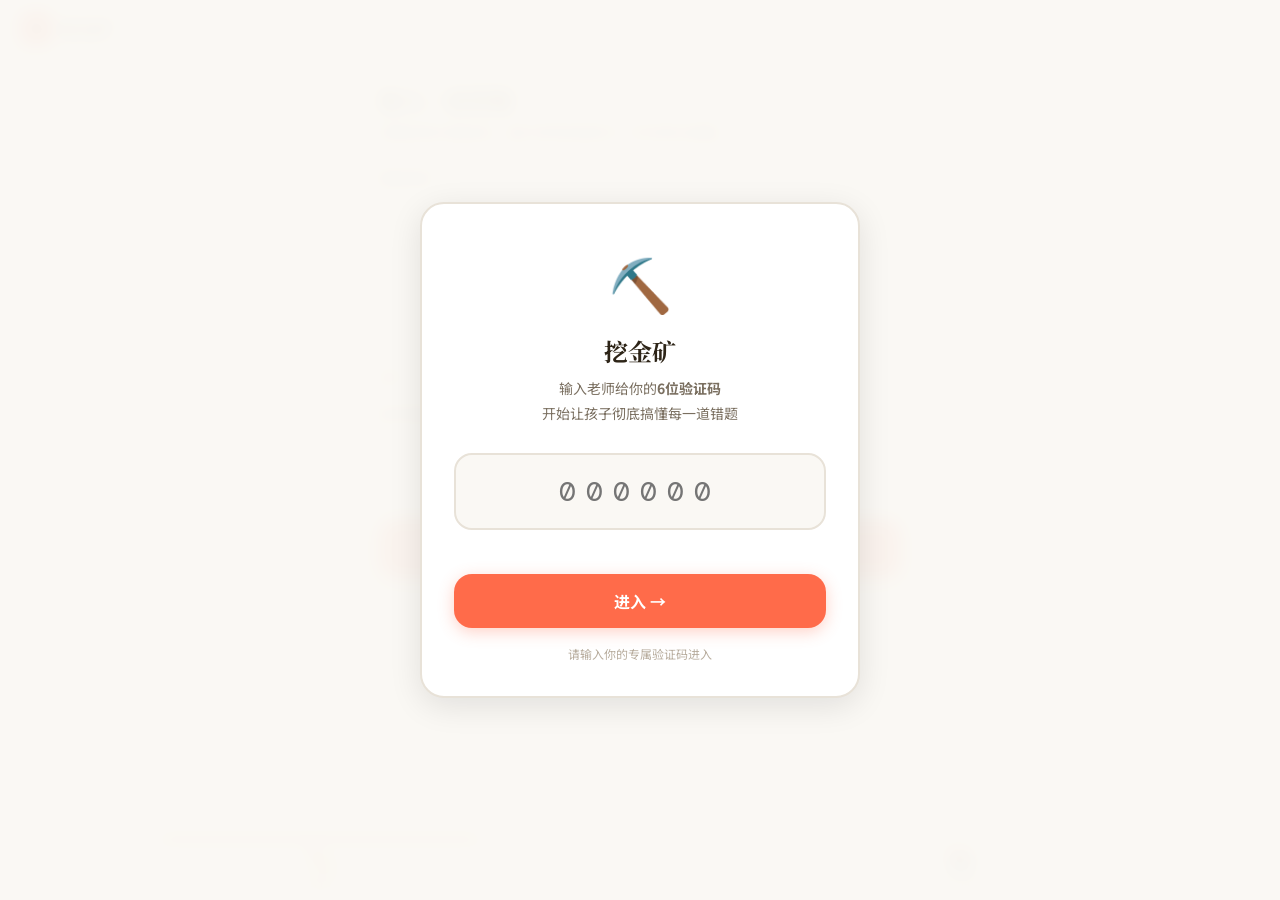
<file: static/jinkuang.html>
<!DOCTYPE html>
<html lang="zh-CN">
<head>
<meta charset="UTF-8">
<meta name="viewport" content="width=device-width, initial-scale=1.0, maximum-scale=1.0">
<title>挖金矿</title>
<link rel="preconnect" href="https://fonts.googleapis.com">
<link href="https://fonts.googleapis.com/css2?family=Noto+Serif+SC:wght@400;600;700&family=Noto+Sans+SC:wght@400;500;700&family=DM+Mono:wght@400;500&display=swap" rel="stylesheet">
<style>
:root{
  --bg:#faf8f4; --bg2:#f3f0ea; --card:#ffffff;
  --coral:#ff6b4a; --coral-l:#ff8c6f; --coral-d:#e5502f;
  --coral-bg:#fff2ef; --coral-border:#ffc4b8;
  --sky:#3b9eff; --sky-bg:#eef6ff; --sky-border:#b3d9ff;
  --mint:#2ec99a; --mint-bg:#edfbf5; --mint-border:#9be8ce;
  --sun:#ffb930; --sun-bg:#fff8e6; --sun-border:#ffd980;
  --text:#2d2417; --text2:#7a6f60; --text3:#b8ad9e;
  --border:#e8e2d8; --border2:#d4cdc0;
  --topbar:56px; --nav:68px; --r:18px; --rs:12px; --r-sm:8px;
  --shadow-sm:0 2px 8px rgba(0,0,0,0.06);
  --shadow:0 4px 20px rgba(0,0,0,0.08);
  --shadow-lg:0 8px 32px rgba(0,0,0,0.10);
  --kb-offset:0px;
}
*{margin:0;padding:0;box-sizing:border-box;-webkit-tap-highlight-color:transparent;}
body{background:var(--bg);color:var(--text);font-family:'Noto Sans SC',sans-serif;min-height:100vh;overflow-x:hidden;-webkit-font-smoothing:antialiased;}

/* ── OVERLAYS ── */
.overlay{position:fixed;inset:0;z-index:999;background:rgba(250,248,244,0.97);backdrop-filter:blur(8px);display:flex;align-items:center;justify-content:center;padding:20px;}
.overlay.hidden{display:none;}
.ov-box{background:var(--card);border:2px solid var(--border);border-radius:24px;max-width:440px;width:100%;box-shadow:var(--shadow-lg);overflow:hidden;}

/* access code */
.code-panel{padding:40px 32px 32px;text-align:center;}
.code-logo{font-size:52px;margin-bottom:14px;display:block;}
.code-title{font-family:'Noto Serif SC',serif;font-size:24px;font-weight:700;color:var(--text);margin-bottom:8px;}
.code-desc{font-size:14px;color:var(--text2);line-height:1.75;margin-bottom:28px;}
.code-input{
  width:100%;padding:18px;border-radius:var(--r);
  border:2px solid var(--border);background:var(--bg);
  color:var(--text);font-size:28px;font-family:'DM Mono',monospace;
  text-align:center;letter-spacing:10px;outline:none;
  transition:border-color .2s;margin-bottom:10px;
}
.code-input:focus{border-color:var(--coral);}
.code-err{font-size:13px;color:var(--coral-d);min-height:20px;margin-bottom:14px;}
.btn-main{width:100%;padding:15px;border-radius:var(--r);background:var(--coral);color:#fff;font-size:16px;font-weight:700;border:none;cursor:pointer;font-family:'Noto Sans SC',sans-serif;box-shadow:0 4px 16px rgba(255,107,74,0.3);transition:all .2s;}
.btn-main:hover{background:var(--coral-d);transform:translateY(-1px);}
.btn-main:disabled{opacity:.5;cursor:not-allowed;transform:none;}
.code-hint{font-size:12px;color:var(--text3);margin-top:16px;line-height:1.6;}

/* grade setup */
.setup-panel{padding:32px;}
.setup-step{font-size:11px;color:var(--text3);font-family:'DM Mono',monospace;letter-spacing:.08em;margin-bottom:16px;}
.setup-title{font-family:'Noto Serif SC',serif;font-size:22px;font-weight:700;margin-bottom:8px;}
.setup-desc{font-size:14px;color:var(--text2);line-height:1.75;margin-bottom:24px;}
.grade-grid{display:grid;grid-template-columns:repeat(3,1fr);gap:8px;margin-bottom:20px;}
.g-btn{padding:14px 8px;border-radius:var(--rs);background:var(--bg);border:2px solid var(--border);color:var(--text2);font-size:14px;font-weight:500;cursor:pointer;transition:all .15s;text-align:center;}
.g-btn:hover{border-color:var(--coral-border);background:var(--coral-bg);}
.g-btn.sel{background:var(--coral);border-color:var(--coral);color:#fff;}
.exam-section{margin-bottom:20px;}
.exam-title{font-size:13px;font-weight:700;color:var(--text);margin-bottom:10px;}
.exam-row{display:flex;align-items:center;justify-content:space-between;padding:12px 14px;background:var(--bg);border:1.5px solid var(--border);border-radius:var(--rs);margin-bottom:8px;}
.exam-lbl{font-size:14px;color:var(--text);}
.exam-sub{font-size:11px;color:var(--text3);margin-top:2px;}
.exam-date{padding:6px 10px;border-radius:var(--r-sm);background:var(--card);border:1px solid var(--border2);color:var(--text);font-size:12px;font-family:'DM Mono',monospace;outline:none;cursor:pointer;}
.exam-date:focus{border-color:var(--coral);}
.exam-date::-webkit-calendar-picker-indicator{opacity:.5;}
.exam-skip{font-size:11px;color:var(--text3);text-align:center;cursor:pointer;text-decoration:underline;margin-top:4px;}
.btn-back{padding:15px 20px;border-radius:var(--r);background:transparent;border:2px solid var(--border2);color:var(--text2);font-size:14px;cursor:pointer;font-family:'Noto Sans SC',sans-serif;transition:all .2s;}
.btn-back:hover{border-color:var(--border2);color:var(--text);}
.setup-nav{display:flex;gap:10px;}
.setup-nav .btn-main{flex:1;}

/* ── TOP BAR ── */
#topBar{
  position:fixed;top:0;left:0;right:0;z-index:100;
  background:rgba(250,248,244,0.96);backdrop-filter:blur(12px);
  border-bottom:1px solid var(--border);
  display:flex;align-items:center;padding:0 20px;height:var(--topbar);gap:10px;
}
.brand{font-family:'Noto Serif SC',serif;font-size:18px;font-weight:700;color:var(--text);display:flex;align-items:center;gap:8px;}
.brand-icon{width:32px;height:32px;border-radius:10px;background:linear-gradient(135deg,var(--coral),var(--coral-d));display:flex;align-items:center;justify-content:center;font-size:17px;box-shadow:0 2px 8px rgba(255,107,74,0.3);}
.top-spacer{flex:1;}
/* due reminder dot */
.due-chip{
  width:14px;height:14px;border-radius:50%;
  background:var(--coral);border:2px solid #fff;cursor:pointer;
  box-shadow:0 0 0 2px rgba(255,107,74,0.22);
  animation:softPulse 2.4s infinite;
}
.due-chip.hidden{display:none;}
.due-chip span{display:none;}
@keyframes softPulse{0%,100%{opacity:1}50%{opacity:.7}}

/* ── BOTTOM NAV — 2 tabs only ── */
#mainNav{
  position:fixed;bottom:0;left:0;right:0;z-index:100;
  background:rgba(250,248,244,0.97);backdrop-filter:blur(12px);
  border-top:1px solid var(--border);
  display:flex;padding-bottom:env(safe-area-inset-bottom);
}
.mtab{flex:1;display:flex;flex-direction:column;align-items:center;justify-content:center;padding:10px 0 11px;cursor:pointer;border:none;background:transparent;color:var(--text3);font-size:10px;font-family:'Noto Sans SC',sans-serif;transition:all .2s;gap:4px;position:relative;}
.mtab:hover{color:var(--text2);}
.mtab.active{color:var(--coral);}
.mtab.active::after{content:'';position:absolute;top:0;left:25%;right:25%;height:3px;background:var(--coral);border-radius:0 0 3px 3px;}
.mtab-icon{font-size:22px;line-height:1;}
.mtab-lbl{font-size:10px;letter-spacing:.02em;}
.mtab-badge{position:absolute;top:5px;right:calc(50% - 18px);min-width:17px;height:17px;padding:0 4px;border-radius:99px;background:var(--coral);color:#fff;font-size:10px;display:flex;align-items:center;justify-content:center;font-family:'DM Mono',monospace;font-weight:700;}
.mtab-badge.hidden{display:none;}

/* ── SCREENS ── */
.screen{display:none;min-height:100vh;padding-top:var(--topbar);padding-bottom:var(--nav);animation:fadeUp .3s ease;}
.screen.active{display:block;}
@keyframes fadeUp{from{opacity:0;transform:translateY(8px);}to{opacity:1;transform:none;}}

/* ── S1: REVIEW (main screen) ── */
#s1{background:var(--bg);}
.review-wrap{max-width:560px;margin:0 auto;padding:28px 20px 100px;}

/* due reminder on review page */
.review-due{background:linear-gradient(135deg,#fff5f3,#fff8ef);border:1.5px solid var(--coral-border);border-radius:var(--r);padding:16px 18px;margin-bottom:20px;}
.review-due.hidden{display:none;}
.review-due-hd{display:flex;align-items:center;gap:8px;margin-bottom:10px;}
.review-due-title{font-size:14px;font-weight:700;color:var(--coral-d);flex:1;}
.due-items{display:flex;flex-direction:column;gap:7px;}
.due-item{display:flex;align-items:center;gap:10px;padding:10px 12px;border-radius:var(--rs);background:#fff;border:1.5px solid var(--border);cursor:pointer;transition:all .2s;}
.due-item:hover{border-color:var(--coral-border);background:var(--coral-bg);}
.due-badge{padding:3px 9px;border-radius:99px;font-size:10px;font-weight:700;white-space:nowrap;}
.due-badge.r2{background:var(--mint-bg);color:var(--mint);border:1px solid var(--mint-border);}
.due-badge.r3{background:var(--coral-bg);color:var(--coral-d);border:1px solid var(--coral-border);}
.due-q{font-size:13px;color:var(--text);flex:1;overflow:hidden;text-overflow:ellipsis;white-space:nowrap;}
.due-go{padding:5px 13px;border-radius:99px;background:var(--coral);color:#fff;border:none;font-size:12px;cursor:pointer;font-weight:700;font-family:'Noto Sans SC',sans-serif;white-space:nowrap;transition:all .15s;}
.due-go:hover{background:var(--coral-d);}

/* input form */
.form-ttl{font-family:'Noto Serif SC',serif;font-size:22px;font-weight:700;color:var(--text);margin-bottom:6px;}
.form-sub{font-size:14px;color:var(--text2);line-height:1.7;margin-bottom:24px;}
.form-blk{margin-bottom:20px;}
.form-lbl{display:block;font-size:12px;color:var(--text2);font-weight:700;letter-spacing:.05em;text-transform:uppercase;margin-bottom:8px;}
.ftextarea{width:100%;padding:14px 16px;border-radius:var(--r);background:var(--card);border:1.5px solid var(--border);color:var(--text);font-size:15px;line-height:1.8;font-family:'Noto Sans SC',sans-serif;resize:vertical;min-height:110px;outline:none;transition:border-color .2s;box-shadow:var(--shadow-sm);}
.ftextarea:focus{border-color:var(--coral);}
.ftextarea::placeholder{color:var(--text3);}
.ftextarea:disabled{opacity:.5;background:var(--bg2);}
.finput{width:100%;padding:12px 16px;border-radius:var(--rs);background:var(--card);border:1.5px solid var(--border);color:var(--text);font-size:15px;font-family:'Noto Sans SC',sans-serif;outline:none;transition:border-color .2s;box-shadow:var(--shadow-sm);}
.finput:focus{border-color:var(--coral);}
.finput::placeholder{color:var(--text3);}
.form-hint{font-size:11px;color:var(--text3);margin-top:5px;line-height:1.5;}
.form-err{font-size:13px;color:var(--coral-d);margin-top:10px;display:none;padding:10px 14px;background:var(--coral-bg);border-radius:var(--rs);border:1px solid var(--coral-border);}
.start-btn{width:100%;padding:17px;border-radius:var(--r);background:linear-gradient(135deg,var(--coral),var(--coral-d));color:#fff;font-size:17px;font-weight:700;border:none;cursor:pointer;font-family:'Noto Sans SC',sans-serif;box-shadow:0 6px 20px rgba(255,107,74,0.32);transition:all .2s;display:flex;align-items:center;justify-content:center;gap:8px;}
.start-btn:hover{transform:translateY(-1px);box-shadow:0 9px 28px rgba(255,107,74,0.38);}
.start-btn:disabled{opacity:.5;cursor:not-allowed;transform:none;}

/* ── S2: CHAT ── */
#s2{padding-bottom:0;}
#s2.active{display:flex;flex-direction:column;height:100vh;height:100dvh;margin-bottom:0;}
.chat-strip{background:var(--card);border-bottom:1.5px solid var(--border);padding:10px 16px;display:flex;flex-direction:column;gap:10px;flex-shrink:0;box-shadow:var(--shadow-sm);}
.chat-strip-top{display:flex;align-items:center;gap:8px;width:100%;}
.chat-round-pill{padding:3px 10px;border-radius:99px;font-size:10px;font-weight:700;white-space:nowrap;}
.chat-round-pill.r1{background:var(--sun-bg);color:#b87b00;border:1px solid var(--sun-border);}
.chat-round-pill.r2{background:var(--mint-bg);color:var(--mint);border:1px solid var(--mint-border);}
.chat-round-pill.r3{background:var(--coral-bg);color:var(--coral-d);border:1px solid var(--coral-border);}
.chat-live{width:7px;height:7px;border-radius:50%;background:#2ec99a;animation:livePulse 2s infinite;flex-shrink:0;}
@keyframes livePulse{0%,100%{opacity:1;transform:scale(1)}50%{opacity:.5;transform:scale(1.3)}}
.chat-q-preview{
  width:100%;padding:10px 12px;border-radius:14px;
  background:var(--bg);border:1.5px solid var(--border);
  font-size:13px;color:var(--text);line-height:1.6;
  white-space:normal;word-break:break-word;cursor:pointer;
}
.chat-prog{display:flex;align-items:center;gap:3px;}
.cp-dot{width:7px;height:7px;border-radius:50%;background:var(--border2);}
.cp-dot.done{background:var(--mint);}
.cp-dot.cur{background:var(--coral);animation:dotPulse 2s infinite;}
@keyframes dotPulse{0%,100%{box-shadow:0 0 0 0 rgba(255,107,74,.5)}50%{box-shadow:0 0 0 4px rgba(255,107,74,0)}}
.chat-end-btn{padding:6px 13px;border-radius:99px;background:transparent;border:1.5px solid var(--border2);color:var(--text2);font-size:11px;cursor:pointer;font-family:'Noto Sans SC',sans-serif;font-weight:500;transition:all .15s;white-space:nowrap;}
.chat-end-btn:hover{border-color:var(--coral);color:var(--coral);}
.chat-end-btn:disabled{opacity:.4;cursor:not-allowed;}
.chat-messages{flex:1;overflow-y:auto;padding:16px;display:flex;flex-direction:column;gap:14px;background:var(--bg);}
.chat-messages::-webkit-scrollbar{width:4px;}
.chat-messages::-webkit-scrollbar-thumb{background:var(--border2);border-radius:2px;}
.msg{display:flex;gap:8px;}
.msg.user{flex-direction:row-reverse;margin-left:auto;max-width:85%;}
.msg.ai{max-width:90%;}
.msg-av{width:34px;height:34px;border-radius:12px;flex-shrink:0;display:flex;align-items:center;justify-content:center;font-size:18px;background:var(--card);border:1.5px solid var(--border);box-shadow:var(--shadow-sm);}
.msg.user .msg-av{background:var(--sky-bg);border-color:var(--sky-border);}
.msg-bub{padding:11px 15px;border-radius:18px;font-size:15px;line-height:1.75;}
.msg.ai .msg-bub{background:var(--card);border:1.5px solid var(--border);color:var(--text);border-top-left-radius:4px;box-shadow:var(--shadow-sm);}
.msg.user .msg-bub{background:var(--coral);color:#fff;border-top-right-radius:4px;box-shadow:0 2px 10px rgba(255,107,74,0.25);}
.msg-time{font-size:10px;color:var(--text3);margin-top:4px;font-family:'DM Mono',monospace;}
.msg.user .msg-time{text-align:right;}
.typing-dots{display:flex;gap:5px;padding:4px 0;}
.typing-dots span{width:8px;height:8px;border-radius:50%;background:var(--border2);animation:tdb 1.4s infinite;}
.typing-dots span:nth-child(2){animation-delay:.2s;}
.typing-dots span:nth-child(3){animation-delay:.4s;}
@keyframes tdb{0%,60%,100%{transform:translateY(0);background:var(--border2)}30%{transform:translateY(-6px);background:var(--coral-border)}}
/* pass effect */
.pass-effect{display:flex;align-items:center;justify-content:center;gap:8px;padding:10px 16px;margin:0 0 4px;background:linear-gradient(135deg,var(--mint-bg),var(--sun-bg));border:1.5px solid var(--mint-border);border-radius:14px;font-size:20px;animation:passIn .3s ease, passOut .4s ease 1.6s forwards;}
@keyframes passIn{from{opacity:0;transform:scale(.85) translateY(8px);}to{opacity:1;transform:scale(1) translateY(0);}}
@keyframes passOut{from{opacity:1;}to{opacity:0;transform:translateY(-6px);}}
/* chat input */
.chat-bar{padding:10px 14px calc(10px + env(safe-area-inset-bottom) + var(--kb-offset));border-top:1.5px solid var(--border);background:var(--card);flex-shrink:0;}
.chat-bar-row{display:flex;gap:10px;align-items:flex-end;}
.chat-peek-btn{
  height:44px;padding:0 14px;border-radius:13px;flex-shrink:0;
  background:var(--sun-bg);border:1.5px solid var(--sun-border);
  color:#7a5c00;font-size:13px;font-weight:700;cursor:pointer;
  font-family:'Noto Sans SC',sans-serif;transition:all .15s;
}
.chat-peek-btn:hover{background:var(--sun);color:#fff;}
.chat-textarea{flex:1;padding:11px 15px;border-radius:14px;background:var(--bg);border:1.5px solid var(--border);color:var(--text);font-size:15px;line-height:1.6;font-family:'Noto Sans SC',sans-serif;resize:none;outline:none;transition:border-color .2s;max-height:110px;min-height:44px;}
.chat-textarea:focus{border-color:var(--coral);}
.chat-textarea::placeholder{color:var(--text3);}
.chat-textarea:disabled{opacity:.5;background:var(--bg2);}
.send-btn{width:44px;height:44px;border-radius:13px;flex-shrink:0;background:var(--coral);border:none;cursor:pointer;color:#fff;font-size:18px;display:flex;align-items:center;justify-content:center;box-shadow:0 3px 12px rgba(255,107,74,0.35);transition:all .15s;}
.send-btn:hover{background:var(--coral-d);transform:scale(1.05);}
.send-btn:disabled{opacity:.4;cursor:not-allowed;transform:none;}
.voice-btn{
  min-width:112px;height:52px;padding:0 16px;border-radius:16px;flex-shrink:0;
  background:linear-gradient(135deg,var(--coral),var(--coral-d));border:none;cursor:pointer;
  display:flex;align-items:center;justify-content:center;gap:8px;font-size:16px;color:#fff;
  font-weight:700;font-family:'Noto Sans SC',sans-serif;transition:all .15s;user-select:none;-webkit-user-select:none;
  box-shadow:0 6px 18px rgba(255,107,74,0.32);
}
.voice-btn .mic-icon{font-size:19px;line-height:1;}
.voice-btn .mic-label{font-size:14px;white-space:nowrap;}
.voice-btn.recording{background:var(--coral);border-color:var(--coral);animation:recordPulse .8s infinite;}
.voice-btn.ready{background:linear-gradient(135deg,var(--mint),#1fae83);}
@keyframes recordPulse{0%{box-shadow:0 0 0 0 rgba(255,107,74,.5);}70%{box-shadow:0 0 0 10px rgba(255,107,74,0);}100%{box-shadow:0 0 0 0 rgba(255,107,74,0);}}
.voice-status{text-align:center;padding:8px 12px;font-size:12px;color:var(--coral-d);background:var(--coral-bg);border-radius:var(--rs);margin-bottom:8px;display:none;border:1px solid var(--coral-border);}
.voice-status.vis{display:block;}
.chat-hint{font-size:12px;color:var(--text3);margin-top:8px;text-align:center;}
.chat-err{background:var(--coral-bg);border:1.5px solid var(--coral-border);border-radius:var(--rs);padding:9px 13px;font-size:13px;color:var(--coral-d);margin-bottom:8px;}
@media(max-width:560px){
  .chat-bar-row{flex-wrap:wrap;}
  .chat-peek-btn{order:2;}
  .chat-textarea{order:3;flex-basis:100%;}
  .voice-btn{order:1;flex:1;}
  .send-btn{order:4;}
}

/* ── S3: ARCHIVE ── */
#s3{background:var(--bg);}
.arc-wrap{max-width:640px;margin:0 auto;padding:28px 20px 100px;}
.arc-hd{display:flex;align-items:center;justify-content:space-between;margin-bottom:22px;}
.arc-title{font-family:'Noto Serif SC',serif;font-size:22px;font-weight:700;}
.arc-acts{display:flex;gap:6px;}
.arc-btn{padding:7px 13px;border-radius:99px;font-size:12px;cursor:pointer;font-family:'Noto Sans SC',sans-serif;transition:all .15s;background:var(--card);border:1.5px solid var(--border);color:var(--text2);}
.arc-btn:hover{border-color:var(--border2);color:var(--text);}
.arc-btn.danger{border-color:var(--coral-border);color:var(--coral-d);}
/* grade + exam settings section */
.arc-settings{background:var(--card);border:1.5px solid var(--border);border-radius:var(--r);padding:14px 16px;margin-bottom:18px;box-shadow:var(--shadow-sm);}
.arc-set-top{display:flex;align-items:center;justify-content:space-between;gap:12px;cursor:pointer;}
.arc-set-title{font-size:11px;color:var(--text3);letter-spacing:.08em;text-transform:uppercase;font-family:'DM Mono',monospace;display:flex;align-items:center;gap:7px;min-width:0;flex:1;}
.arc-set-title::after{content:'';flex:1;height:1px;background:var(--border);}
.arc-set-summary{font-size:12px;color:var(--text2);line-height:1.5;margin-top:10px;}
.arc-set-toggle{padding:6px 12px;border-radius:99px;background:var(--bg);border:1.5px solid var(--border);color:var(--text2);font-size:12px;font-weight:700;cursor:pointer;font-family:'Noto Sans SC',sans-serif;white-space:nowrap;}
.arc-set-body{display:none;margin-top:12px;}
.arc-settings.open .arc-set-body{display:block;}
.arc-settings.open .arc-set-summary{display:none;}
.arc-set-row{display:flex;align-items:center;justify-content:space-between;padding:10px 0;border-bottom:1px solid var(--border);gap:12px;}
.arc-set-row:last-child{border-bottom:none;padding-bottom:0;}
.arc-set-lbl{font-size:14px;color:var(--text);font-weight:500;}
.arc-set-sub{font-size:11px;color:var(--text3);margin-top:2px;}
.arc-set-val{font-size:13px;color:var(--text2);font-family:'DM Mono',monospace;}
.arc-set-inp{padding:6px 10px;border-radius:var(--r-sm);background:var(--bg);border:1.5px solid var(--border);color:var(--text);font-size:12px;font-family:'DM Mono',monospace;outline:none;cursor:pointer;transition:border-color .15s;}
.arc-set-inp:focus{border-color:var(--coral);}
.arc-set-inp::-webkit-calendar-picker-indicator{opacity:.5;}
.grade-change-btn{padding:5px 13px;border-radius:99px;background:transparent;border:1.5px solid var(--border2);color:var(--text2);font-size:12px;cursor:pointer;font-family:'Noto Sans SC',sans-serif;transition:all .15s;}
.grade-change-btn:hover{border-color:var(--coral);color:var(--coral);}
.arc-save-btn{width:100%;padding:12px;border-radius:var(--r);background:var(--coral);color:#fff;font-size:14px;font-weight:700;border:none;cursor:pointer;font-family:'Noto Sans SC',sans-serif;margin-top:14px;box-shadow:0 4px 14px rgba(255,107,74,0.25);transition:all .2s;}
.arc-save-btn:hover{background:var(--coral-d);}
.arc-saved{font-size:12px;color:var(--mint);text-align:center;margin-top:8px;display:none;font-weight:600;}
/* stats */
.arc-stats{display:grid;grid-template-columns:repeat(3,1fr);gap:10px;margin-bottom:16px;}
.astat{background:var(--card);border:1.5px solid var(--border);border-radius:var(--r);padding:14px;box-shadow:var(--shadow-sm);}
.astat-n{font-family:'DM Mono',monospace;font-size:22px;font-weight:700;color:var(--coral);margin-bottom:3px;}
.astat-l{font-size:10px;color:var(--text3);}
/* weak cloud */
.weak-cloud-wrap{background:var(--card);border:1.5px solid var(--border);border-radius:var(--r);padding:16px;margin-bottom:14px;box-shadow:var(--shadow-sm);}
.wc-ttl{font-size:10px;color:var(--text3);letter-spacing:.08em;text-transform:uppercase;font-family:'DM Mono',monospace;margin-bottom:10px;}
.wcloud{display:flex;flex-wrap:wrap;gap:7px;}
.wctag{display:flex;align-items:center;gap:5px;padding:5px 12px;border-radius:99px;font-size:12px;background:var(--coral-bg);border:1px solid var(--coral-border);color:var(--text2);}
.wctag-n{font-family:'DM Mono',monospace;font-size:10px;background:var(--coral);color:#fff;padding:1px 6px;border-radius:99px;font-weight:700;}
.archive-report{background:linear-gradient(135deg,#fff8e6,#fff5f3);border:1.5px solid var(--sun-border);border-radius:var(--r);padding:16px;margin-bottom:14px;box-shadow:var(--shadow-sm);}
.archive-report.hidden{display:none;}
.archive-report-launch{background:var(--card);border:1.5px dashed var(--sun-border);border-radius:var(--r);padding:16px;margin-bottom:14px;box-shadow:var(--shadow-sm);}
.ar-title{font-family:'Noto Serif SC',serif;font-size:18px;font-weight:700;color:var(--text);margin-bottom:6px;}
.ar-sub{font-size:13px;color:var(--text2);line-height:1.7;margin-bottom:14px;}
.ar-grid{display:grid;grid-template-columns:1fr;gap:10px;}
.ar-card{background:rgba(255,255,255,.75);border:1px solid var(--border);border-radius:14px;padding:12px 13px;}
.ar-card-lbl{font-size:10px;color:var(--text3);letter-spacing:.08em;text-transform:uppercase;font-family:'DM Mono',monospace;margin-bottom:7px;}
.ar-line{font-size:13px;color:var(--text);line-height:1.7;}
.ar-list{display:flex;flex-direction:column;gap:6px;}
.ar-actions{display:flex;gap:8px;align-items:center;margin-top:14px;flex-wrap:wrap;}
.ar-ai-btn{padding:9px 14px;border-radius:99px;background:var(--card);border:1.5px solid var(--sun-border);color:#7a5c00;font-size:12px;font-weight:700;cursor:pointer;font-family:'Noto Sans SC',sans-serif;transition:all .15s;}
.ar-ai-btn:hover{background:var(--sun);color:#fff;}
.ar-ai-btn:disabled{opacity:.5;cursor:not-allowed;}
.ar-ai-status{font-size:12px;color:var(--text3);}
.ar-ai-box{margin-top:12px;background:#fff;border:1px solid var(--border);border-radius:14px;padding:13px;}
.voice-review{display:flex;justify-content:flex-end;gap:8px;margin-top:8px;}
.arc-sec{margin-top:16px;}
.arc-sec-hd{display:flex;align-items:flex-start;justify-content:space-between;gap:12px;margin-bottom:10px;flex-wrap:wrap;}
.arc-sec-title{font-family:'Noto Serif SC',serif;font-size:18px;font-weight:700;color:var(--text);margin-bottom:4px;}
.arc-sec-sub{font-size:12px;color:var(--text3);line-height:1.6;}
.arc-sec-toggle{padding:7px 13px;border-radius:99px;background:var(--card);border:1.5px solid var(--border);color:var(--text2);font-size:12px;font-weight:700;cursor:pointer;font-family:'Noto Sans SC',sans-serif;transition:all .15s;white-space:nowrap;}
.arc-sec-toggle:hover{border-color:var(--coral-border);color:var(--coral-d);}
/* record list */
.arc-list{display:flex;flex-direction:column;gap:10px;}
.arc-card{background:var(--card);border:1.5px solid var(--border);border-radius:var(--r);padding:15px 16px;cursor:pointer;transition:all .2s;position:relative;box-shadow:var(--shadow-sm);}
.arc-card:hover{border-color:var(--coral-border);box-shadow:var(--shadow);}
.arc-card-top{display:flex;align-items:flex-start;justify-content:space-between;gap:10px;margin-bottom:10px;}
.arc-q{font-size:14px;color:var(--text);flex:1;line-height:1.55;}
.arc-meta{display:flex;align-items:center;gap:6px;flex-shrink:0;}
.arc-grade{padding:2px 8px;border-radius:99px;font-size:10px;font-weight:700;background:var(--sky-bg);border:1px solid var(--sky-border);color:var(--sky);}
.arc-date{font-size:10px;color:var(--text3);font-family:'DM Mono',monospace;}
.arc-tags{display:flex;flex-wrap:wrap;gap:5px;margin-bottom:10px;}
.atag{padding:3px 8px;border-radius:99px;font-size:10px;background:var(--coral-bg);border:1px solid var(--coral-border);color:var(--coral-d);font-weight:500;}
/* pending-parent tag */
.atag.pending{background:var(--sun-bg);border-color:var(--sun-border);color:#7a5c00;}
.arc-rounds{display:flex;align-items:center;gap:5px;}
.arc-r-lbl{font-size:10px;color:var(--text3);margin-right:3px;}
.rnd-dot{width:22px;height:22px;border-radius:8px;display:flex;align-items:center;justify-content:center;font-size:10px;font-weight:700;border:1.5px solid;}
.rnd-dot.done{background:var(--mint-bg);border-color:var(--mint-border);color:var(--mint);}
.rnd-dot.due{background:var(--coral-bg);border-color:var(--coral);color:var(--coral-d);animation:dotPulse 2s infinite;}
.rnd-dot.pend{background:var(--bg2);border-color:var(--border);color:var(--text3);}
.rnd-line{width:12px;height:2px;background:var(--border);border-radius:1px;}
.arc-del{position:absolute;top:11px;right:13px;width:24px;height:24px;border-radius:8px;background:transparent;border:1px solid var(--border);color:var(--text3);font-size:14px;cursor:pointer;display:flex;align-items:center;justify-content:center;opacity:0;transition:all .15s;}
.arc-card:hover .arc-del{opacity:1;}
.arc-del:hover{background:var(--coral-bg);border-color:var(--coral-border);color:var(--coral-d);}
.arc-empty{text-align:center;padding:56px 0;}
.arc-empty-icon{font-size:48px;margin-bottom:12px;}
.arc-empty-txt{font-size:16px;color:var(--text2);font-weight:500;margin-bottom:4px;}
.arc-empty-sub{font-size:13px;color:var(--text3);}

/* ── S4: CHALLENGE (变形怪兽 / 验证) ── */
#s4{background:var(--bg);}
.chal-wrap{max-width:560px;margin:0 auto;padding:28px 20px 100px;}
.chal-back{display:inline-flex;align-items:center;gap:5px;font-size:13px;color:var(--text3);cursor:pointer;margin-bottom:18px;transition:color .15s;}
.chal-back:hover{color:var(--text2);}

/* ── MODALS ── */
.modal-ov{display:none;position:fixed;inset:0;z-index:500;background:rgba(45,36,23,0.4);backdrop-filter:blur(4px);align-items:center;justify-content:center;padding:20px;}
.modal-ov.open{display:flex;}
.modal-box{background:var(--card);border:1.5px solid var(--border);border-radius:22px;max-width:580px;width:100%;max-height:82vh;overflow-y:auto;box-shadow:var(--shadow-lg);}
.modal-hd{padding:20px 20px 0;display:flex;align-items:flex-start;justify-content:space-between;gap:10px;}
.modal-ttl{font-size:15px;font-weight:700;color:var(--text);flex:1;line-height:1.55;}
.modal-x{width:28px;height:28px;border-radius:10px;background:var(--bg2);border:1px solid var(--border);color:var(--text2);font-size:16px;cursor:pointer;display:flex;align-items:center;justify-content:center;flex-shrink:0;transition:all .15s;}
.modal-x:hover{background:var(--coral-bg);color:var(--coral-d);}
.modal-body{padding:16px 20px 20px;}
.modal-sec{margin-bottom:14px;}
.modal-sec-lbl{font-size:10px;color:var(--text3);letter-spacing:.08em;text-transform:uppercase;font-family:'DM Mono',monospace;margin-bottom:8px;display:flex;align-items:center;gap:6px;}
.modal-sec-lbl::after{content:'';flex:1;height:1px;background:var(--border);}

/* grade change modal */
.grade-modal-grid{display:grid;grid-template-columns:repeat(3,1fr);gap:8px;margin-bottom:16px;}
.monster-modal-grid{display:grid;grid-template-columns:repeat(2,1fr);gap:8px;margin-bottom:14px;}

/* ── OUTCOME CARDS (post-review) ── */
.outcome-wrap{padding:20px 0;}
/* outcome A: smooth */
.outcome-a{text-align:center;padding:20px 0 24px;}
.outcome-trophy{font-size:56px;margin-bottom:10px;}
.outcome-title{font-family:'Noto Serif SC',serif;font-size:22px;font-weight:700;color:var(--text);margin-bottom:6px;}
.outcome-sub{font-size:14px;color:var(--text2);margin-bottom:20px;line-height:1.6;}
.outcome-btn-main{width:100%;padding:15px;border-radius:var(--r);background:linear-gradient(135deg,var(--sun),#e5952a);color:#fff;font-size:15px;font-weight:700;border:none;cursor:pointer;font-family:'Noto Sans SC',sans-serif;box-shadow:0 4px 14px rgba(255,185,48,0.35);margin-bottom:10px;}
/* outcome B: has weak points */
.outcome-b-report{background:var(--card);border:1.5px solid var(--border);border-radius:var(--r);padding:18px;margin-bottom:14px;box-shadow:var(--shadow-sm);}
.outcome-b-hd{font-size:14px;font-weight:700;color:var(--text);margin-bottom:10px;display:flex;align-items:center;gap:7px;}
.outcome-b-weak{display:flex;flex-wrap:wrap;gap:6px;margin-bottom:12px;}
.outcome-b-tag{padding:4px 11px;border-radius:99px;font-size:12px;background:var(--coral-bg);border:1px solid var(--coral-border);color:var(--coral-d);}
.outcome-b-choice{display:flex;flex-direction:column;gap:8px;}
.outcome-choice-btn{padding:14px 16px;border-radius:var(--r);font-size:14px;font-weight:700;border:2px solid;cursor:pointer;font-family:'Noto Sans SC',sans-serif;transition:all .2s;display:flex;align-items:center;gap:10px;}
.choice-continue{background:var(--coral-bg);border-color:var(--coral-border);color:var(--coral-d);}
.choice-continue:hover{background:var(--coral);color:#fff;}
.choice-verify{background:var(--sun-bg);border-color:var(--sun-border);color:#7a5c00;}
.choice-verify:hover{background:var(--sun);color:#fff;}
/* parent report inside outcome B */
.parent-report{background:var(--sky-bg);border:1.5px solid var(--sky-border);border-radius:var(--rs);padding:14px 16px;margin-top:12px;}
.parent-report-hd{font-size:11px;color:var(--sky);font-weight:700;letter-spacing:.05em;text-transform:uppercase;font-family:'DM Mono',monospace;margin-bottom:8px;}
.parent-report-txt{font-size:13px;color:var(--text);line-height:1.75;}
/* outcome C: stuck */
.outcome-c{text-align:center;padding:12px 0 20px;}
.outcome-c-icon{font-size:44px;margin-bottom:12px;}
.outcome-c-title{font-size:16px;font-weight:700;color:var(--text);margin-bottom:6px;}
.outcome-c-sub{font-size:13px;color:var(--text2);line-height:1.65;margin-bottom:18px;}
.outcome-save-btn{width:100%;padding:14px;border-radius:var(--r);background:var(--sun-bg);border:2px solid var(--sun-border);color:#7a5c00;font-size:14px;font-weight:700;cursor:pointer;font-family:'Noto Sans SC',sans-serif;margin-bottom:8px;transition:all .2s;}
.outcome-save-btn:hover{background:var(--sun);color:#fff;}

@keyframes bounce{0%{transform:translateY(0)}50%{transform:translateY(-10px)}100%{transform:translateY(0)}}
@keyframes celebIn{from{opacity:0;transform:translate(-50%,-50%) scale(.6);}to{opacity:1;transform:translate(-50%,-50%) scale(1);}}
@keyframes bounceIn{from{opacity:0;transform:scale(.5);}to{opacity:1;transform:scale(1);}}
@keyframes wiggle{0%,100%{transform:rotate(-10deg)}50%{transform:rotate(10deg)}}
@keyframes fadeOut{from{opacity:1;}to{opacity:0;}}
@keyframes spin{to{transform:rotate(360deg);}}

#importInput{display:none;}
::-webkit-scrollbar{width:4px;}
::-webkit-scrollbar-thumb{background:var(--border2);border-radius:2px;}

@media(max-width:500px){
  .arc-stats{grid-template-columns:1fr 1fr 1fr;}
  .grade-grid,.grade-modal-grid{grid-template-columns:repeat(3,1fr);}
}
</style>
</head>
<body>

<!-- ══ OVERLAY: ACCESS CODE ══ -->
<div class="overlay" id="ovCode">
  <div class="ov-box">
    <div class="code-panel">
      <span class="code-logo">⛏️</span>
      <div class="code-title">挖金矿</div>
      <div class="code-desc">输入老师给你的<strong>6位验证码</strong><br>开始让孩子彻底搞懂每一道错题</div>
      <input id="codeInput" class="code-input" type="text" maxlength="6" placeholder="000000"
        oninput="this.value=this.value.replace(/[^0-9]/g,'');if(this.value.length===6)verifyCode()"
        onfocus="this.style.borderColor='var(--coral)'"
        onblur="this.style.borderColor='var(--border)'">
      <div id="codeErr" class="code-err"></div>
      <button class="btn-main" onclick="verifyCode()">进入 →</button>
      <div class="code-hint">请输入你的专属验证码进入</div>
    </div>
  </div>
</div>

<!-- ══ OVERLAY: GRADE SETUP ══ -->
<div class="overlay hidden" id="ovSetup">
  <div class="ov-box">
    <div class="setup-panel">
      <div class="setup-step">初次设置</div>
      <div class="setup-title">孩子现在几年级？</div>
      <div class="setup-desc">设置好后就不用每次都选了，升年级再改就行。</div>
      <div class="grade-grid" id="gradeGrid">
        <button class="g-btn" onclick="pickSetupGrade(this,'一年级')">一年级</button>
        <button class="g-btn" onclick="pickSetupGrade(this,'二年级')">二年级</button>
        <button class="g-btn" onclick="pickSetupGrade(this,'三年级')">三年级</button>
        <button class="g-btn" onclick="pickSetupGrade(this,'四年级')">四年级</button>
        <button class="g-btn" onclick="pickSetupGrade(this,'五年级')">五年级</button>
        <button class="g-btn" onclick="pickSetupGrade(this,'六年级')">六年级</button>
      </div>
      <div class="exam-section">
        <div class="exam-title">考试日期（选填，用于安排复习节奏）</div>
        <div class="exam-row">
          <div><div class="exam-lbl">期中考试</div><div class="exam-sub">不知道可以跳过，以后再填</div></div>
          <input type="date" class="exam-date" id="setupMid">
        </div>
        <div class="exam-row">
          <div><div class="exam-lbl">期末考试</div></div>
          <input type="date" class="exam-date" id="setupFin">
        </div>
      </div>
      <button class="btn-main" id="setupDoneBtn" onclick="finishSetup()" disabled>开始挖金矿 →</button>
    </div>
  </div>
</div>

<!-- ══ TOP BAR ══ -->
<div id="topBar">
  <div class="brand"><div class="brand-icon">⛏️</div>挖金矿</div>
  <div class="top-spacer"></div>
  <div class="due-chip hidden" id="dueChip" onclick="goTo(3)" title="有待复习任务">
    🔔 <span id="dueChipTxt">0 道待复习</span>
  </div>
</div>

<!-- ══ BOTTOM NAV: 2 TABS ══ -->
<nav id="mainNav">
  <button class="mtab active" id="tab1" onclick="goTo(1)">
    <span class="mtab-icon">✏️</span>
    <span class="mtab-lbl">复盘</span>
  </button>
  <button class="mtab" id="tab3" onclick="goTo(3)">
    <span class="mtab-icon">📚</span>
    <span class="mtab-lbl">我的错题</span>
    <span class="mtab-badge hidden" id="arcBadge"></span>
  </button>
</nav>

<!-- ══ S1: REVIEW INPUT ══ -->
<section id="s1" class="screen active">
  <div class="review-wrap">
    <!-- due reminders -->
    <div class="review-due hidden" id="reviewDue">
      <div class="review-due-hd">
        <span style="font-size:18px">🔔</span>
        <span class="review-due-title">有题要复习</span>
      </div>
      <div class="due-items" id="dueList"></div>
    </div>

    <!-- streak display -->
    <div id="streakBar" style="margin-bottom:18px;display:none">
      <div style="display:flex;align-items:center;justify-content:space-between;padding:12px 16px;background:var(--card);border:1.5px solid var(--border);border-radius:var(--r);box-shadow:var(--shadow-sm)">
        <div style="display:flex;align-items:center;gap:10px">
          <span id="streakFire" style="font-size:24px">🔥</span>
          <div>
            <div style="font-size:15px;font-weight:700;color:var(--text)" id="streakDaysText">已连续挖矿 1 天</div>
            <div style="font-size:11px;color:var(--text3)" id="streakMonthText">本月活跃 1 天</div>
          </div>
        </div>
        <div id="streakTicket" style="display:none;align-items:center;gap:5px;padding:4px 11px;border-radius:99px;background:var(--sun-bg);border:1.5px solid var(--sun-border)">
          <span style="font-size:14px">🎟️</span>
          <span style="font-size:11px;font-weight:700;color:#7a5c00" id="streakTicketCount">×1</span>
        </div>
      </div>
    </div>

    <div class="form-ttl">输入一道错题</div>
    <div class="form-sub">把题目原文输进来，金矿老师会陪孩子一步步把它搞懂。</div>

    <div class="form-blk">
      <label class="form-lbl">题目内容</label>
      <textarea id="qInput" class="ftextarea" rows="5" placeholder="例：书架上有科技书和文艺书若干本。若再放入15本科技书，则科技书占总数的1/3……"></textarea>
      <div class="form-hint">📌 手动输入题目文字即可</div>
    </div>

    <div class="form-blk">
      <label class="form-lbl">孩子写的答案（选填）</label>
      <input id="wAns" class="finput" type="text" placeholder="孩子写了什么？比如：32">
      <div class="form-hint">填了的话金矿老师能更准确判断孩子错在哪</div>
    </div>

    <button class="start-btn" id="startBtn" onclick="startReview()">
      ⛏️ 开始挖金矿
    </button>
    <div class="form-err" id="formErr"></div>
  </div>
</section>

<!-- ══ S2: CHAT ══ -->
<section id="s2" class="screen">
  <div class="chat-strip">
    <div class="chat-strip-top">
      <div class="chat-round-pill r1" id="chatRoundTag">第一轮</div>
      <span class="chat-live"></span>
      <div class="chat-prog" id="chatProg"></div>
      <button class="chat-end-btn" id="chatEndBtn" disabled onclick="endChat()">整理报告 →</button>
    </div>
    <div class="chat-q-preview" id="chatQPreview" onclick="openQuestionModal()" title="查看完整题目">—</div>
  </div>
  <div id="chatErrArea"></div>
  <div class="chat-messages" id="chatBox"></div>
  <div class="chat-bar">
    <div class="voice-status" id="voiceStatus">🎤 按住说话，松开后我会先帮你看一眼识别结果</div>
    <div class="chat-bar-row">
      <button class="chat-peek-btn" id="peekBtn" type="button" onclick="openQuestionModal()">题目</button>
      <textarea class="chat-textarea" id="chatInput" placeholder="回答问题，或按住麦克风说话…" rows="1"></textarea>
      <button class="voice-btn" id="voiceBtn" title="按住说话">
        <span class="mic-icon">🎤</span>
        <span class="mic-label">按住说话</span>
      </button>
      <button class="send-btn" id="sendBtn" onclick="sendMsg()">↑</button>
    </div>
    <div class="voice-review" id="voiceReview" style="display:none">
      <button class="chat-peek-btn" type="button" onclick="retryVoiceInput()">重说一次</button>
      <button class="send-btn" type="button" onclick="confirmVoiceInput()" style="width:auto;padding:0 16px;border-radius:999px">发出去</button>
    </div>
    <div class="chat-hint" id="chatHint">💡 推荐直接按住麦克风说，识别后可以改一改，再发出去</div>
  </div>
</section>

<!-- ══ S3: ARCHIVE + SETTINGS ══ -->
<section id="s3" class="screen">
  <div class="arc-wrap">
    <div class="arc-hd">
      <div class="arc-title">我的错题</div>
      <div class="arc-acts">
        <button class="arc-btn" onclick="doExport()">⬇ 导出</button>
        <button class="arc-btn" onclick="document.getElementById('importInput').click()">⬆ 导入</button>
        <button class="arc-btn danger" onclick="doClear()">🗑 清空</button>
        <input type="file" id="importInput" accept=".json" onchange="doImport(event)">
      </div>
    </div>

    <!-- settings: grade + exam (unobtrusive) -->
    <div class="arc-settings" id="arcSettings">
      <div class="arc-set-top" onclick="toggleArcSettings()">
        <div class="arc-set-title">学习设置</div>
        <button class="arc-set-toggle" id="arcSetToggle" type="button">展开</button>
      </div>
      <div class="arc-set-summary" id="arcSetSummary">—</div>
      <div class="arc-set-body">
        <div class="arc-set-row">
          <div><div class="arc-set-lbl">孩子年级</div></div>
          <div style="display:flex;align-items:center;gap:8px">
            <span class="arc-set-val" id="gradeDisplay">—</span>
            <button class="grade-change-btn" onclick="event.stopPropagation();openGradeModal()">修改</button>
          </div>
        </div>
        <div class="arc-set-row">
          <div><div class="arc-set-lbl">期中考试</div><div class="arc-set-sub" id="midCd"></div></div>
          <input type="date" class="arc-set-inp" id="setMid" onchange="refreshCd()">
        </div>
        <div class="arc-set-row">
          <div><div class="arc-set-lbl">期末考试</div><div class="arc-set-sub" id="finCd"></div></div>
          <input type="date" class="arc-set-inp" id="setFin" onchange="refreshCd()">
        </div>
        <div class="arc-set-row" style="border-bottom:none">
          <div><div class="arc-set-lbl">第二轮间隔</div><div class="arc-set-sub">第一轮后几天提醒</div></div>
          <select class="arc-set-inp" id="setR2">
            <option value="3">3天</option><option value="5">5天</option>
            <option value="7" selected>7天</option><option value="10">10天</option>
            <option value="14">14天</option>
          </select>
        </div>
        <button class="arc-save-btn" onclick="saveArcSettings()">保存设置</button>
        <div class="arc-saved" id="arcSaved">✓ 已保存</div>
      </div>
    </div>

    <div class="arc-stats" id="arcStats"></div>
    <div class="archive-report-launch" id="archiveReportLaunch">
      <div class="ar-title">📋 看看这段时间挖出了什么</div>
      <div class="ar-sub">先生成一份好懂的人话版总结，再决定要不要继续展开成更详细的藏宝图。</div>
      <button class="ar-ai-btn" onclick="showArchiveReport()">📋 生成这段时间的挖矿报告</button>
    </div>
    <div class="archive-report hidden" id="archiveReport"></div>
    <div class="weak-cloud-wrap"><div class="wc-ttl">藏金阁</div><div class="wcloud" id="weakCloud"></div></div>
    <div class="arc-sec">
      <div class="arc-sec-hd">
        <div>
          <div class="arc-sec-title" id="prioritySecTitle">现在先挖</div>
          <div class="arc-sec-sub">这些题最该先处理，通常是已经到时间了，或者还需要家长一起挖一挖。</div>
        </div>
        <button class="arc-sec-toggle" id="priorityToggle" onclick="toggleArchiveGroup('priority')"></button>
      </div>
      <div class="arc-list" id="priorityArcList"></div>
    </div>
    <div class="arc-sec">
      <div class="arc-sec-hd">
        <div>
          <div class="arc-sec-title" id="activeSecTitle">还在慢慢挖</div>
          <div class="arc-sec-sub">这些题还在路上，不急着现在处理，但后面还会继续复盘。</div>
        </div>
        <button class="arc-sec-toggle" id="activeToggle" onclick="toggleArchiveGroup('active')"></button>
      </div>
      <div class="arc-list" id="activeArcList"></div>
    </div>
    <div class="arc-sec">
      <div class="arc-sec-hd">
        <div>
          <div class="arc-sec-title" id="masteredSecTitle">已经挖出的金矿</div>
          <div class="arc-sec-sub">这些题已经三轮走完，而且已经稳定掌握了。</div>
        </div>
        <button class="arc-sec-toggle" id="masteredToggle" onclick="toggleArchiveGroup('mastered')"></button>
      </div>
      <div class="arc-list" id="masteredArcList"></div>
    </div>
  </div>
</section>

<!-- ══ S4: CHALLENGE / VERIFICATION ══ -->
<section id="s4" class="screen">
  <div class="chal-wrap">
    <div class="chal-back" onclick="goTo(1)">← 返回</div>
    <div id="chalLoading" style="text-align:center;padding:60px 0">
      <div style="font-size:48px;margin-bottom:12px;animation:bounce 1s infinite alternate">🐉</div>
      <div style="font-size:16px;font-weight:700;color:var(--text);margin-bottom:6px">变形怪兽正在现身…</div>
      <div style="font-size:13px;color:var(--text2)">金矿老师正在出题，准备好了吗？</div>
    </div>
    <div id="chalContent" style="display:none">
      <div id="chalHeader" style="text-align:center;margin-bottom:20px"></div>
      <div id="chalQList"></div>
      <button id="chalSubmitBtn" onclick="submitChallenge()" style="display:none;width:100%;padding:16px;border-radius:var(--r);background:linear-gradient(135deg,var(--sun),#e5952a);color:#fff;font-size:16px;font-weight:700;border:none;cursor:pointer;font-family:'Noto Sans SC',sans-serif;box-shadow:0 4px 16px rgba(255,185,48,0.35);margin-top:8px">
        提交答案 →
      </button>
    </div>
    <div id="chalResult" style="display:none"></div>
  </div>
</section>

<!-- detail modal -->
<div class="modal-ov" id="modalOv" onclick="closeModal(event)">
  <div class="modal-box">
    <div class="modal-hd"><div class="modal-ttl" id="modalTtl">—</div><button class="modal-x" onclick="closeModal()">×</button></div>
    <div class="modal-body" id="modalBody"></div>
  </div>
</div>

<!-- grade change modal -->
<div class="modal-ov" id="gradeOv" onclick="closeGradeModal(event)">
  <div class="modal-box" style="max-width:380px">
    <div class="modal-hd"><div class="modal-ttl">修改年级</div><button class="modal-x" onclick="closeGradeModal()">×</button></div>
    <div class="modal-body">
      <div class="grade-modal-grid" id="gradeModalGrid"></div>
      <button class="btn-main" onclick="saveGradeChange()">确认修改</button>
    </div>
  </div>
</div>

<!-- monster name modal -->
<div class="modal-ov" id="monsterOv" onclick="closeMonsterModal(event)">
  <div class="modal-box" style="max-width:420px">
    <div class="modal-hd"><div class="modal-ttl">给怪兽起个名字</div><button class="modal-x" onclick="cancelMonsterModal()">×</button></div>
    <div class="modal-body">
      <div style="font-size:14px;color:var(--text2);line-height:1.7;margin-bottom:14px">错题金矿旁边住着一只小怪兽。给它起个名字，挑战的时候会更有趣。</div>
      <div class="monster-modal-grid" id="monsterQuickGrid"></div>
      <input id="monsterNameInput" class="finput" type="text" maxlength="8" placeholder="也可以自己起一个，比如：绕绕怪">
      <div style="font-size:11px;color:var(--text3);margin-top:6px">建议 2-4 个字，孩子一眼就能记住。</div>
      <div style="display:flex;gap:10px;margin-top:16px">
        <button class="btn-back" style="flex:1" onclick="cancelMonsterModal()">先用默认名</button>
        <button class="btn-main" style="flex:1" onclick="confirmMonsterModal()">就叫这个</button>
      </div>
    </div>
  </div>
</div>

<script>
// ═══════════════════════════════════════════════
//  PROVIDERS (DeepSeek only, hidden from UI)
// ═══════════════════════════════════════════════
const PROVIDERS={
  deepseek:{
    name:'DeepSeek',validate:k=>k&&k.length>8,
    defaultModel:'deepseek-chat',
    async call(k,m,sys,msgs){
      const r=await fetch('https://api.deepseek.com/v1/chat/completions',{method:'POST',headers:{'Content-Type':'application/json','Authorization':`Bearer ${k}`},body:JSON.stringify({model:m,max_tokens:800,messages:[{role:'system',content:sys},...msgs]})});
      if(!r.ok){const e=await r.json();throw new Error(e.error?.message||`HTTP ${r.status}`);}
      return(await r.json()).choices[0].message.content;
    },
    async callJ(k,m,p){
      const r=await fetch('https://api.deepseek.com/v1/chat/completions',{method:'POST',headers:{'Content-Type':'application/json','Authorization':`Bearer ${k}`},body:JSON.stringify({model:m,max_tokens:1500,messages:[{role:'user',content:p}]})});
      if(!r.ok){const e=await r.json();throw new Error(e.error?.message||`HTTP ${r.status}`);}
      return(await r.json()).choices[0].message.content;
    }
  }
};

// ═══════════════════════════════════════════════
//  STORAGE
// ═══════════════════════════════════════════════
const AK='jinkuang_arc_v7',SK='jinkuang_set_v7',CK='jinkuang_cfg_v7',KK='jinkuang_keys_v7',STRK='jinkuang_streak_v7',MK='jinkuang_monster_v1';
const loadArc=()=>{try{return JSON.parse(localStorage.getItem(AK)||'[]');}catch{return[];}};
const saveArc=r=>{localStorage.setItem(AK,JSON.stringify(r));refreshBadge();};
const loadSet=()=>{try{return JSON.parse(localStorage.getItem(SK)||'{}');}catch{return{};}};
const saveSet=s=>localStorage.setItem(SK,JSON.stringify(s));
const loadCfg=()=>{try{return JSON.parse(localStorage.getItem(CK)||'null');}catch{return null;}};
const saveCfg=c=>localStorage.setItem(CK,JSON.stringify(c));
const loadKeys=()=>{try{return JSON.parse(localStorage.getItem(KK)||'{}');}catch{return{};}};
const saveKeys=k=>localStorage.setItem(KK,JSON.stringify(k));
const loadMonsterName=()=>localStorage.getItem(MK)||'';
const saveMonsterName=name=>localStorage.setItem(MK,name);
function formatLocalDate(date){
  const y=date.getFullYear();
  const m=String(date.getMonth()+1).padStart(2,'0');
  const d=String(date.getDate()).padStart(2,'0');
  return `${y}-${m}-${d}`;
}
function parseLocalDate(dateStr){
  const [y,m,d]=(dateStr||'').split('-').map(Number);
  if(!y||!m||!d) return null;
  return new Date(y,m-1,d);
}
const today=()=>formatLocalDate(new Date());

// ── STREAK HELPERS ──
function loadStreak(){
  try{return JSON.parse(localStorage.getItem(STRK)||'{"days":0,"lastDate":null,"restTickets":0,"monthDays":0,"monthKey":""}');}
  catch{return{days:0,lastDate:null,restTickets:0,monthDays:0,monthKey:''};}
}
function saveStreak(s){localStorage.setItem(STRK,JSON.stringify(s));}

function recordActivityToday(){
  const t=today();
  const s=loadStreak();
  if(s.lastDate===t) return {streak:s, isNew:false, ticketUnlocked:false}; // already recorded today

  const yesterday=addDays(t,-1);
  const twoDaysAgo=addDays(t,-2);
  let newDays=s.days;
  let usedTicket=false;

  if(s.lastDate===yesterday){
    // consecutive — keep going
    newDays=s.days+1;
  } else if(s.lastDate===twoDaysAgo && s.restTickets>0){
    // one-day gap, use rest ticket automatically
    newDays=s.days+1;
    s.restTickets=Math.max(0,s.restTickets-1);
    usedTicket=true;
  } else {
    // reset
    newDays=1;
  }

  // monthly tracking
  const monthKey=t.slice(0,7);
  const monthDays=(s.monthKey===monthKey?s.monthDays:0)+1;

  // check ticket unlock (every 7 days milestone)
  const prevMilestone=Math.floor(s.days/7);
  const newMilestone=Math.floor(newDays/7);
  const ticketUnlocked=(newMilestone>prevMilestone && newDays>0);
  if(ticketUnlocked) s.restTickets=(s.restTickets||0)+1;

  const updated={days:newDays, lastDate:t, restTickets:s.restTickets||0, monthDays, monthKey};
  saveStreak(updated);
  return{streak:updated, isNew:true, ticketUnlocked, usedTicket};
}
const addDays=(d,n)=>{
  const x=parseLocalDate(d);
  if(!x) return d;
  x.setDate(x.getDate()+n);
  return formatLocalDate(x);
};
const daysDiff=(a,b)=>{
  const da=parseLocalDate(a),db=parseLocalDate(b);
  if(!da||!db) return 0;
  return Math.round((db-da)/86400000);
};

// ═══════════════════════════════════════════════
//  ACCESS CODE SYSTEM
// ═══════════════════════════════════════════════
const _km=(()=>{
  const m={"886699":"WUABHBYcVElJHUxISgEcHxofH05SE0kZGkoYUhJJTh1MTAA="};
  const d=s=>{const b=atob(s);let r='';for(let i=0;i<b.length;i++)r+=String.fromCharCode(b.charCodeAt(i)^(42+i%7));return r;};
  const out={};for(const k in m)out[k]=d(m[k]);return out;
})();

function verifyCode(){
  const code=document.getElementById('codeInput').value.trim();
  const errEl=document.getElementById('codeErr');
  if(code.length<6){errEl.textContent='请输入完整的6位验证码';return;}
  const key=_km[code];
  if(!key){errEl.textContent='验证码不对，请检查后重试';document.getElementById('codeInput').style.borderColor='var(--coral-d)';return;}
  cfg={provider:'deepseek',key,model:'deepseek-chat'};
  apiKeys['deepseek']=key;
  saveCfg(cfg); saveKeys(apiKeys);
  localStorage.setItem('jinkuang_code_v7',code);
  document.getElementById('ovCode').classList.add('hidden');
  // check if grade is set
  const s=loadSet();
  if(!s.grade){document.getElementById('ovSetup').classList.remove('hidden');}
  else{initApp();}
}

// ═══════════════════════════════════════════════
//  GRADE SETUP
// ═══════════════════════════════════════════════
let setupGrade='';
function pickSetupGrade(btn,g){
  document.querySelectorAll('#gradeGrid .g-btn').forEach(b=>b.classList.remove('sel'));
  btn.classList.add('sel'); setupGrade=g;
  document.getElementById('setupDoneBtn').disabled=false;
}
function finishSetup(){
  if(!setupGrade) return;
  const s=loadSet();
  s.grade=setupGrade;
  s.midtermDate=document.getElementById('setupMid').value;
  s.finalDate=document.getElementById('setupFin').value;
  s.round2Days=7;
  saveSet(s);
  grade=setupGrade;
  document.getElementById('ovSetup').classList.add('hidden');
  initApp();
}

// ═══════════════════════════════════════════════
//  STATE
// ═══════════════════════════════════════════════
let cfg={provider:'deepseek',key:'',model:'deepseek-chat'};
let apiKeys={deepseek:''};
let grade='',qText='',wAns='';
let history=[],stage=0,turns=0,round=1,activeId=null;
let presolvedAnswer='',preSolveConfident=false;
let passCount=0, totalSteps=0;  // track outcome A vs B
let stuckCount=0;               // track outcome C
let monsterName='',monsterModalResolver=null;
let archiveAiReportCache={key:'',data:null};
let archiveReportVisible=false;
let archiveGroupExpanded={priority:false,active:false,mastered:false};
let arcSettingsOpen=false;
let challengeHistory=[];

const STAGES_LOW  =['要求什么','用自己的话说','换个数字试试'];
const STAGES_HIGH =['要求什么','关键条件','先求什么后求什么','费曼讲解','写出算式'];
function getStages(g){return['四年级','五年级','六年级'].includes(g)?STAGES_HIGH:STAGES_LOW;}
let STAGES=STAGES_LOW;

// ═══════════════════════════════════════════════
//  MATH ENGINE (R1 for presolve, hidden from UI)
// ═══════════════════════════════════════════════
async function mathEngineCall(prompt){
  const dsKey=apiKeys['deepseek']||cfg.key;
  if(!dsKey) return '';
  // Try R1 first with timeout
  try{
    const controller=new AbortController();
    const timer=setTimeout(()=>controller.abort(),25000);
    const r=await fetch('https://api.deepseek.com/v1/chat/completions',{
      method:'POST',signal:controller.signal,
      headers:{'Content-Type':'application/json','Authorization':`Bearer ${dsKey}`},
      body:JSON.stringify({model:'deepseek-reasoner',max_tokens:2000,messages:[{role:'user',content:prompt}]})
    });
    clearTimeout(timer);
    if(!r.ok){const e=await r.json();throw new Error(e.error?.message||`HTTP ${r.status}`);}
    const d=await r.json();
    const msg=d.choices[0].message;
    const out=(msg.content||'').trim()||(msg.reasoning_content||'').trim();
    if(!out) throw new Error('empty');
    return out;
  }catch(e){console.warn('R1 failed, falling back to V3:',e.message);}
  // Fallback to V3
  try{
    const r2=await fetch('https://api.deepseek.com/v1/chat/completions',{
      method:'POST',headers:{'Content-Type':'application/json','Authorization':`Bearer ${dsKey}`},
      body:JSON.stringify({model:'deepseek-chat',max_tokens:1500,messages:[{role:'user',content:prompt}]})
    });
    if(!r2.ok){const e=await r2.json();throw new Error(e.error?.message||`HTTP ${r2.status}`);}
    return(await r2.json()).choices[0].message.content||'';
  }catch(e2){console.warn('V3 fallback failed:',e2.message);}
  return '';
}

// ═══════════════════════════════════════════════
//  INIT
// ═══════════════════════════════════════════════
function initApp(){
  const saved=loadCfg();
  if(saved) cfg=saved;
  cfg.provider='deepseek';
  const savedKeys=loadKeys();
  Object.assign(apiKeys,savedKeys);
  if(cfg.key) apiKeys['deepseek']=cfg.key;
  const s=loadSet();
  if(s.grade) grade=s.grade;
  refreshBadge();
  renderReviewPage();
}

// ═══════════════════════════════════════════════
//  NAVIGATION
// ═══════════════════════════════════════════════
function goTo(n){
  document.getElementById('mainNav').style.display=[2,4].includes(n)?'none':'flex';
  document.querySelectorAll('.screen').forEach(s=>s.classList.remove('active'));
  document.querySelectorAll('.mtab').forEach(t=>t.classList.remove('active'));
  document.getElementById('s'+n).classList.add('active');
  if(n===1){document.getElementById('tab1').classList.add('active');renderReviewPage();}
  if(n===3){document.getElementById('tab3').classList.add('active');renderArchive();}
}

// ═══════════════════════════════════════════════
//  REVIEW PAGE
// ═══════════════════════════════════════════════
function renderReviewPage(){
  renderStreak();
  const due=getDueTasks();
  const dueEl=document.getElementById('reviewDue');
  if(due.length){
    dueEl.classList.remove('hidden');
    document.getElementById('dueList').innerHTML=due.map(d=>{
      const hint=d.round===2?'现在复习':'考前冲刺';
      return`<div class="due-item" onclick="startFromArchive('${d.rec.id}',${d.round})">
        <span class="due-badge r${d.round}">第${['','一','二','三'][d.round]}轮</span>
        <span class="due-q">${d.rec.question}</span>
        <button class="due-go" onclick="event.stopPropagation();startFromArchive('${d.rec.id}',${d.round})">${hint}</button>
      </div>`;
    }).join('');
  } else {dueEl.classList.add('hidden');}
}

function getDueTasks(){
  const t=today(),tasks=[];
  loadArc().forEach(rec=>{
    rec.rounds.forEach((rnd,i)=>{
      if(i===0||rnd.date||!rnd.dueDate) return;
      if(rnd.dueDate<=t) tasks.push({rec,round:i+1});
    });
  });
  return tasks;
}
function refreshBadge(){
  const due=getDueTasks().length;
  const badge=document.getElementById('arcBadge');
  const chip=document.getElementById('dueChip');
  if(due>0){
    badge.textContent=due;
    badge.classList.remove('hidden');
    chip.classList.remove('hidden');
    chip.title=`${due}道待复习`;
    chip.setAttribute('aria-label',`${due}道待复习`);
    document.getElementById('dueChipTxt').textContent=`${due}道待复习`;
  } else {
    badge.classList.add('hidden');
    chip.classList.add('hidden');
  }
}

// ═══════════════════════════════════════════════
//  START REVIEW
// ═══════════════════════════════════════════════
async function startReview(){
  const err=document.getElementById('formErr');
  err.style.display='none';
  const dsKey=apiKeys['deepseek']||cfg.key;
  if(!dsKey){err.textContent='⚠ 请先输入正确的验证码';err.style.display='block';return;}
  cfg.key=dsKey; cfg.provider='deepseek';
  qText=document.getElementById('qInput').value.trim();
  if(!qText){err.textContent='⚠ 请输入题目内容';err.style.display='block';return;}
  wAns=document.getElementById('wAns').value.trim();
  if(!grade){const s=loadSet();grade=s.grade||'五年级';}

  document.getElementById('startBtn').disabled=true;
  document.getElementById('qInput').disabled=true;

  // Reset state
  const existingRec=activeId?loadArc().find(r=>r.id===activeId):null;
  const keepExistingRound1=round===1&&existingRec&&existingRec.question===qText;
  STAGES=getStages(grade); presolvedAnswer=''; preSolveConfident=false;
  history=[]; stage=0; turns=0; passCount=0; stuckCount=0;
  totalSteps=STAGES.length;
  if(round===1&&!keepExistingRound1) activeId=null;
  document.getElementById('chatBox').innerHTML='';

  // Setup chat header
  const tag=document.getElementById('chatRoundTag');
  tag.textContent=round===1?'第一轮':round===2?'第二轮':'第三轮';
  tag.className='chat-round-pill r'+round;
  document.getElementById('chatQPreview').textContent=qText;
  renderChatProgress();
  document.getElementById('chatEndBtn').disabled=true;
  goTo(2);

  // Show thinking placeholder
  const ph=document.createElement('div');
  ph.id='thinking-ph'; ph.className='msg ai';
  ph.innerHTML=`<div class="msg-av">⛏️</div><div>
    <div class="msg-bub" style="background:var(--sky-bg);border-color:var(--sky-border);color:var(--text2)">
      <div style="display:flex;align-items:center;gap:8px">
        <div style="width:14px;height:14px;border-radius:50%;border:2px solid rgba(59,158,255,0.2);border-top-color:var(--sky);animation:spin .8s linear infinite;flex-shrink:0"></div>
        <span>金矿老师正在研究你的题…</span>
      </div>
    </div>
    <div class="msg-time">${new Date().toLocaleTimeString('zh-CN',{hour:'2-digit',minute:'2-digit'})}</div>
  </div>`;
  document.getElementById('chatBox').appendChild(ph);
  document.getElementById('qInput').disabled=false;

  // Presolve in background
  const prePrompt=`你是一个严谨的小学数学老师，正在批改作业前先自己解题。

题目：${qText}
年级：${grade}

请严格按以下四步完成：

【第一步：读题，找已知和未知】
把题目里给出的信息列出来，明确要求什么。

【第二步：算术解题过程】
用小学生的算术思路，一步一步推导，每步写清楚在求什么、怎么算、得出什么。

【第三步：验证】
把结果逐一代回题目每个条件，检查是否符合。
- 条件1：[内容]→代入→[符合/不符合]
（有几个条件写几行）

【第四步：结论】
全部验证通过：VERIFIED 答案是：[答案]
有条件不通过：UNVERIFIED 解题有误`;

  mathEngineCall(prePrompt).then(async raw=>{
    presolvedAnswer=raw||'';
    preSolveConfident=!!raw&&raw.includes('VERIFIED')&&!raw.includes('UNVERIFIED');
    const phEl=document.getElementById('thinking-ph');
    if(!phEl) return;
    const bub=phEl.querySelector('.msg-bub');
    if(preSolveConfident){
      bub.style.background='var(--mint-bg)';
      bub.style.borderColor='var(--mint-border)';
      bub.style.color='#1a8f6a';
      bub.innerHTML='✓ 金矿老师已研究好，咱们开始吧！';
      await new Promise(r=>setTimeout(r,700));
      if(document.getElementById('thinking-ph')) phEl.remove();
    } else {
      phEl.remove();
    }
  }).catch(()=>{
    presolvedAnswer='';
    preSolveConfident=false;
    const phEl=document.getElementById('thinking-ph');
    if(phEl) phEl.remove();
  });

  setChat(true); await aiChat(); setChat(false);
  document.getElementById('chatInput').focus();
}

// ═══════════════════════════════════════════════
//  CHAT SEND
// ═══════════════════════════════════════════════
async function sendMsg(){
  const el=document.getElementById('chatInput');
  const txt=el.value.trim();
  if(!txt||el.disabled) return;
  el.value=''; el.style.height='auto';
  addMsg('user',txt);
  history.push({role:'user',content:txt});
  turns++;
  if(turns>=3) document.getElementById('chatEndBtn').disabled=false;
  setChat(true); showTyping();
  await aiChat();
  removeTyping(); setChat(false);
  document.getElementById('chatInput').focus();
}

// ═══════════════════════════════════════════════
//  AI CHAT
// ═══════════════════════════════════════════════
async function aiChat(){
  const roundNote={
    1:'这是第一次复盘。',
    2:'这是第二轮复习（约一周后）。请在合适时机提及上次的薄弱点，观察孩子是否有改善。',
    3:'这是第三轮考前复习。请重点检验孩子是否真正掌握，适当增加难度确认。'
  }[round];

  let anchorNote='';
  if(presolvedAnswer&&preSolveConfident){
    anchorNote=`

【正确答案锚点 — 已验证，不可违反】
${presolvedAnswer}

铁律：孩子回答与上述解答不符时，不能说"对""嗯""有道理"，只能说"我们来验证一下"，引导孩子自己发现错误。即使孩子坚持，也不妥协。不要直接给答案，要引导推导。`;
  } else {
    anchorNote=`

【纯引导模式】不对孩子的具体数字作对错判断，专注引导思路，结尾建议和家长确认答案。`;
  }

  const sys=`你是小学数学错题复盘的"金矿老师"，说话风格轻松活泼，像有耐心的大哥哥/大姐姐。
年级：${grade}
题目：${qText}
${wAns?`孩子之前写的答案：${wAns}`:''}
${roundNote}${anchorNote}

【核心原则】
每次孩子回复后，先判断属于哪种情况再回应：
■ 情况A：答对/基本正确 → 具体鼓励（说清楚哪里对）+ [PASS] + 推进下一步
■ 情况B：方向对但不完整 → 肯定已答对的部分，追问缺失处
■ 情况C：答错/答不出来
  - 第一次：给轻量线索
  - 第二次：更直接的提示
  - 连续3次答不出：温和说"这道题有点难，要不要先保存，等和家长一起看？"然后输出 [STUCK]

【灵活应变】
□ 孩子拒绝"教同桌" → 立刻换成直接验证
□ 孩子说"我已经讲过了" → 基于他说过的内容追问更深，不让他重复
□ 孩子主动要求出题 → 立刻出一道变式题，答完批改，然后输出 [CHALLENGE_READY]
□ 孩子说"懂了" → 快速验证（让他说答案+理由），通过了就结束

【其他规范】
一次只问一个问题；不责备；语言口语化；每次2-3句；信息说过了不让重复

【复盘步骤】
${['四年级','五年级','六年级'].includes(grade)?
`【高年级5步】
1. 这道题最后要求什么？
2. 题目给了哪些关键信息？
3. 应该先求什么再求什么？
4. 费曼讲解（脚手架式填空）：
   先说"假设你同桌做错了，你来教他——"
   「这道题要求的是……」→「题目告诉了……」→「关键是先想……」→「所以答案是……因为……」
   卡住了换倒推问法：从他答对的最后一步问"为什么这样算？"
5. 把算式写出来，每步说在求什么`
:
`【低年级3步】
1. 这道题最后要求什么？
2. 脚手架讲解：「这道题问的是……」「我是这样算的：先……再……」「所以答案是……」
3. 换个数字还会吗？出一道简单变式`}

【结束标记规则】
- 答对一步 → 回复末尾加 [PASS]（孩子看不到）
- 所有步骤完成 / 孩子主动出题答对了 / 快速验证通过 → 说结束语后加 [CHALLENGE_READY]
- 连续卡住3次 → 加 [STUCK]
结束语："恭喜你攻克了这道题！💪 你已经把它彻底搞懂啦！"`;

  const msgs=history.length>0?history:[{role:'user',content:'我们开始吧'}];
  try{
    const txt=await PROVIDERS['deepseek'].call(cfg.key,cfg.model,sys,msgs);
    history.push({role:'assistant',content:txt});

    const hasPass=txt.includes('[PASS]');
    const hasChallenge=txt.includes('[CHALLENGE_READY]');
    const hasStuck=txt.includes('[STUCK]');
    const cleaned=txt.replace('[PASS]','').replace('[CHALLENGE_READY]','').replace('[STUCK]','').trim();

    if(hasChallenge){
      addMsg('ai',cleaned);
      ensureArchiveSaved();
      generateResultSilent();
      // determine outcome: A (all pass) or B (some missed)
      showOutcome();
    } else if(hasStuck){
      addMsg('ai',cleaned);
      ensureArchiveSaved();
      showOutcomeC();
    } else {
      addMsg('ai',cleaned);
    }

    if(hasPass){
      passCount++;
      if(stage<STAGES.length-1) stage++;
      renderChatProgress();
      showPassEffect();
    }
    // track stuck
    if(!hasPass&&!hasChallenge&&!hasStuck&&turns>0) stuckCount++;
    else stuckCount=0;

  }catch(e){showChatErr(`金矿老师暂时出了点问题，请重试`);}
}

// ═══════════════════════════════════════════════
//  OUTCOME STATES
// ═══════════════════════════════════════════════
function showOutcome(){
  const isSmooth = passCount >= totalSteps;
  const outcomeType = isSmooth ? 'A' : 'B';

  // record streak and trigger celebration
  const streakResult = recordActivityToday();
  setTimeout(()=>showCelebration(outcomeType, streakResult), 400);

  const box=document.getElementById('chatBox');
  const el=document.createElement('div');
  el.style.padding='8px 0';

  if(isSmooth){
    el.innerHTML=`
      <div style="background:linear-gradient(135deg,#fff8e6,#fff2ef);border:2px solid #ffb930;border-radius:18px;padding:20px">
        <div style="text-align:center;margin-bottom:16px">
          <div style="font-size:36px;margin-bottom:8px">🏆</div>
          <div style="font-size:16px;font-weight:700;color:#2d2417;margin-bottom:4px">挖到金子啦！</div>
          <div style="font-size:13px;color:#7a6f60">这块错题金矿已经被你挖出来了，继续往前挖吧！</div>
        </div>
        <button onclick="startChallenge()" style="width:100%;padding:13px;border-radius:var(--r);background:linear-gradient(135deg,#ffb930,#e5952a);color:#fff;font-size:15px;font-weight:700;border:none;cursor:pointer;font-family:'Noto Sans SC',sans-serif;box-shadow:0 4px 14px rgba(255,185,48,0.4);margin-bottom:10px">⚔️ 挑战变形怪兽！</button>
        <!-- 家长报告（折叠） -->
        <div style="border-top:1px solid var(--sun-border);padding-top:10px;margin-top:4px">
          <div onclick="toggleParentReport(this)" style="display:flex;align-items:center;justify-content:space-between;cursor:pointer;padding:4px 0">
            <span class="report-toggle-text" style="font-size:12px;color:#b8ad9e">📋 家长报告 · 点击查看 ▾</span>
          </div>
          <div class="parent-report-content" style="display:none;margin-top:10px;background:var(--sky-bg);border:1.5px solid var(--sky-border);border-radius:var(--rs);padding:12px 14px">
            <div style="font-size:11px;color:var(--sky);font-weight:700;letter-spacing:.05em;text-transform:uppercase;font-family:'DM Mono',monospace;margin-bottom:8px">给家长</div>
            <div data-parent-report style="font-size:13px;color:var(--text);line-height:1.75">孩子今天表现很出色，每一个解题步骤都独立思考完成，没有跳步骤。这说明对这类题型的理解已经比较扎实。建议下次遇到同类题时让孩子独立完成，检验是否真正内化。</div>
          </div>
        </div>
      </div>`;
  } else {
    el.innerHTML=`
      <div style="background:var(--card);border:1.5px solid var(--border);border-radius:18px;padding:18px;box-shadow:var(--shadow-sm)">
        <div style="text-align:center;margin-bottom:14px">
          <div style="font-size:32px;margin-bottom:6px">⭐</div>
          <div style="font-size:15px;font-weight:700;color:var(--text);margin-bottom:4px">差一点就挖到了！</div>
          <div style="font-size:13px;color:var(--text2)">这块矿石已经松了，再补一下这一步，就快拿下啦。</div>
        </div>
        <div style="display:flex;flex-direction:column;gap:8px;margin-bottom:14px">
          <button onclick="continueDeepen()" style="padding:13px 16px;border-radius:var(--r);background:var(--coral-bg);border:2px solid var(--coral-border);color:var(--coral-d);font-size:14px;font-weight:700;cursor:pointer;font-family:'Noto Sans SC',sans-serif;text-align:left">
            🔍 回去再挖一下这一步
          </button>
          <button onclick="startChallenge()" style="padding:13px 16px;border-radius:var(--r);background:var(--sun-bg);border:2px solid var(--sun-border);color:#7a5c00;font-size:14px;font-weight:700;cursor:pointer;font-family:'Noto Sans SC',sans-serif;text-align:left">
            ⚔️ 先去试试能不能挖出来
          </button>
        </div>
        <!-- 家长报告（折叠） -->
        <div style="border-top:1px solid var(--border);padding-top:10px">
          <div onclick="toggleParentReport(this)" style="display:flex;align-items:center;justify-content:space-between;cursor:pointer;padding:4px 0">
            <span class="report-toggle-text" style="font-size:12px;color:#b8ad9e">📋 家长报告 · 点击查看 ▾</span>
          </div>
          <div class="parent-report-content" style="display:none;margin-top:10px;background:var(--sky-bg);border:1.5px solid var(--sky-border);border-radius:var(--rs);padding:12px 14px">
            <div style="font-size:11px;color:var(--sky);font-weight:700;letter-spacing:.05em;text-transform:uppercase;font-family:'DM Mono',monospace;margin-bottom:8px">给家长</div>
            <div data-parent-report style="font-size:13px;color:var(--text);line-height:1.75">孩子今天完成了这道题的复盘，整体思路方向是对的。有1-2个步骤需要金矿老师给了提示才完成，这是正常的。建议今晚可以让孩子用自己的话再讲一遍解题过程，10分钟就够。</div>
          </div>
        </div>
      </div>`;
  }
  box.appendChild(el);
  box.scrollTop=box.scrollHeight;
  document.getElementById('chatEndBtn').disabled=false;
}

function toggleParentReport(header){
  const content=header.nextElementSibling;
  const isOpen=content.style.display!=='none';
  content.style.display=isOpen?'none':'block';
  const toggleText=header.querySelector('.report-toggle-text');
  if(toggleText) toggleText.textContent=isOpen?'📋 家长报告 · 点击查看 ▾':'📋 家长报告 · 收起 ▴';
}

function showOutcomeC(){
  const box=document.getElementById('chatBox');
  const el=document.createElement('div');
  el.style.padding='8px 0';
  el.innerHTML=`
    <div style="background:var(--sun-bg);border:2px solid var(--sun-border);border-radius:18px;padding:18px;text-align:center">
      <div style="font-size:36px;margin-bottom:8px">💪</div>
      <div style="font-size:15px;font-weight:700;color:#2d2417;margin-bottom:6px">这块矿有点硬，没关系</div>
      <div style="font-size:13px;color:#7a6f60;line-height:1.65;margin-bottom:14px">先把这道错题存起来，等会儿和家长一起挖也可以。金矿不会跑掉的。</div>
      <button onclick="saveAndGoHome()" style="width:100%;padding:13px;border-radius:var(--r);background:var(--sun);color:#fff;font-size:14px;font-weight:700;border:none;cursor:pointer;font-family:'Noto Sans SC',sans-serif;box-shadow:0 4px 12px rgba(255,185,48,0.3)">📌 先存起来，等会儿再挖</button>
    </div>`;
  box.appendChild(el);
  box.scrollTop=box.scrollHeight;
}

function continueDeepen(){
  // Just re-enable input so AI continues with more focused questioning
  setChat(false);
  document.getElementById('chatInput').focus();
  // Send a system nudge via the next aiChat call
  history.push({role:'user',content:'我想回去再挖一下这一步'});
  addMsg('user','我想回去再挖一下这一步');
  turns++;
  setChat(true); showTyping();
  aiChat().then(()=>{removeTyping();setChat(false);document.getElementById('chatInput').focus();});
}

function saveAndGoHome(){
  ensureArchiveSaved();
  // mark as pending-parent
  const recs=loadArc();
  const idx=recs.findIndex(r=>r.id===activeId);
  if(idx!==-1){recs[idx].pendingParent=true;saveArc(recs);}
  resetReview();
  goTo(1);
}

async function endChat(){
  document.getElementById('chatEndBtn').disabled=true;
  ensureArchiveSaved();
  setChat(true);
  // navigate to a simple result view inline (no separate screen)
  goTo(4);
  document.getElementById('chalLoading').style.display='block';
  document.getElementById('chalLoading').innerHTML=`
    <div style="font-size:40px;margin-bottom:12px">📋</div>
    <div style="font-size:16px;font-weight:700;color:var(--text);margin-bottom:6px">生成复盘报告…</div>
    <div style="font-size:13px;color:var(--text2)">金矿老师正在整理分析</div>`;
  document.getElementById('chalContent').style.display='none';
  document.getElementById('chalResult').style.display='none';
  await generateResult();
}

// ═══════════════════════════════════════════════
//  GENERATE RESULT
// ═══════════════════════════════════════════════
async function generateResult(){
  const conv=history.map(m=>`${m.role==='user'?'孩子':'AI'}：${m.content}`).join('\n\n');
  let prevCtx='';
  if(round>1&&activeId){
    const rec=loadArc().find(r=>r.id===activeId);
    if(rec){const prev=rec.rounds[round-2];if(prev?.result) prevCtx=`\n\n【上一轮薄弱点】${(prev.result.weak_points||[]).map(w=>humanizeWeakName(w.name)).join('、')}`;}
  }
  const cmpInstr=round>1?`,"progress_comparison":[{"name":"薄弱点名","status":"improved或persists","note":"一句话"}]`:'';
  const prompt=`你是小学数学学习分析师。严格输出JSON对象，第一个字符必须是{，最后一个字符必须是}，绝对不能有任何前缀文字。
年级：${grade} 题目：${qText} ${wAns?'孩子答案：'+wAns:''}${prevCtx}
对话：\n${conv}
输出：{"summary":"一句话总结","performance":{"goal_identification":true,"condition_identification":true,"step_order":false,"verbal_expression":true,"equation_expression":true},"weak_points":[{"name":"名称","desc":"20字内"}],"next_plan":["建议1","建议2"],"parent_advice":"50字内"${cmpInstr}}`;
  try{
    let raw=await PROVIDERS['deepseek'].callJ(cfg.key,cfg.model,prompt);
    const js=raw.indexOf('{'),je=raw.lastIndexOf('}');
    if(js===-1||je===-1) throw new Error('格式错误');
    const result=JSON.parse(raw.slice(js,je+1));
    if(Array.isArray(result.weak_points)) result.weak_points=result.weak_points.map(humanizeWeakPoint);
    saveRound(result);
    renderResult(result);
  }catch(e){
    document.getElementById('chalLoading').style.display='none';
    document.getElementById('chalResult').style.display='block';
    document.getElementById('chalResult').innerHTML=`<div style="padding:40px;text-align:center;color:var(--coral-d)">⚠ ${e.message}<br><br><button onclick="generateResult()" style="padding:10px 20px;border-radius:99px;background:var(--coral);color:#fff;border:none;cursor:pointer;font-weight:700;font-family:'Noto Sans SC',sans-serif">重试</button></div>`;
  }
}

async function generateResultSilent(){
  try{
    const conv=history.map(m=>`${m.role==='user'?'孩子':'AI'}：${m.content}`).join('\n\n');
    const prompt='你是小学数学学习分析师。严格输出JSON对象，第一个字符必须是{，最后一个字符必须是}。\n年级：'+grade+' 题目：'+qText+(wAns?' 孩子答案：'+wAns:'')+'\n对话：\n'+conv+'\n输出：{"summary":"一句话总结","performance":{"goal_identification":true,"condition_identification":true,"step_order":false,"verbal_expression":true,"equation_expression":true},"weak_points":[{"name":"名称","desc":"20字内"}],"next_plan":["建议1","建议2"],"parent_advice":"50字内"}';
    let raw=await PROVIDERS['deepseek'].callJ(cfg.key,cfg.model,prompt);
    const js=raw.indexOf('{'),je=raw.lastIndexOf('}');
    if(js===-1||je===-1) return;
    const result=JSON.parse(raw.slice(js,je+1));
    if(Array.isArray(result.weak_points)) result.weak_points=result.weak_points.map(humanizeWeakPoint);
    const recs=loadArc();
    const idx=recs.findIndex(r=>r.id===activeId);
    if(idx!==-1){recs[idx].rounds[round-1].result=result;saveArc(recs);}
    hydrateOutcomeReport(result.parent_advice);
  }catch(e){console.warn('Silent result failed:',e.message);}
}
function hydrateOutcomeReport(text){
  if(!text) return;
  document.querySelectorAll('[data-parent-report]').forEach(el=>{el.textContent=text;});
}

function renderResult(r){
  document.getElementById('chalLoading').style.display='none';
  document.getElementById('chalResult').style.display='block';
  const wps=r.weak_points||[];
  const plans=r.next_plan||[];
  const wicons=['⚡','🗺️','🔗','📋','💬'];

  let html=`
  <div style="text-align:center;padding:16px 0 20px">
    <div style="font-size:42px;margin-bottom:8px">📋</div>
    <div style="font-family:'Noto Serif SC',serif;font-size:20px;font-weight:700;color:var(--text);margin-bottom:4px">复盘报告</div>
    <div style="font-size:13px;color:var(--text2)">${grade} · ${r.summary||''}</div>
  </div>
  <div style="background:var(--card);border:1.5px solid var(--border);border-radius:var(--r);padding:16px;margin-bottom:12px;box-shadow:var(--shadow-sm)">
    <div style="font-size:11px;color:var(--text3);letter-spacing:.08em;text-transform:uppercase;font-family:'DM Mono',monospace;margin-bottom:10px;display:flex;align-items:center;gap:6px">主要薄弱点<span style="flex:1;height:1px;background:var(--border);display:block"></span></div>
    ${wps.length?wps.map((w,i)=>`<div style="display:flex;align-items:flex-start;gap:9px;padding:9px 11px;border-radius:var(--rs);background:var(--coral-bg);border:1px solid var(--coral-border);margin-bottom:7px"><div style="font-size:14px;flex-shrink:0">${wicons[i%5]}</div><div><div style="font-size:13px;color:var(--text);font-weight:700;margin-bottom:2px">${w.name}</div><div style="font-size:12px;color:var(--text2);line-height:1.55">${w.desc}</div></div></div>`).join(''):'<div style="color:var(--text3);font-size:13px;padding:6px 0">没有明显薄弱点 🎉</div>'}
  </div>
  <div style="background:var(--sun-bg);border:1.5px solid var(--sun-border);border-radius:var(--r);padding:16px;margin-bottom:12px;box-shadow:var(--shadow-sm)">
    <div style="font-size:11px;color:var(--text3);letter-spacing:.08em;text-transform:uppercase;font-family:'DM Mono',monospace;margin-bottom:10px;display:flex;align-items:center;gap:6px">下一步<span style="flex:1;height:1px;background:var(--sun-border);display:block"></span></div>
    ${(plans.length?plans:['先让孩子用自己的话再讲一遍这道题，时间控制在 10 分钟内']).map((p,i)=>`<div style="display:flex;align-items:flex-start;gap:9px;padding:9px 11px;border-radius:var(--rs);background:rgba(255,255,255,0.6);border:1px solid var(--sun-border);margin-bottom:7px"><div style="width:20px;height:20px;border-radius:8px;background:var(--sun);color:#fff;display:flex;align-items:center;justify-content:center;font-size:10px;font-weight:700;flex-shrink:0;margin-top:1px">${i+1}</div><div style="font-size:13px;color:var(--text2);line-height:1.65">${p}</div></div>`).join('')}
  </div>
  <div style="background:var(--sky-bg);border:1.5px solid var(--sky-border);border-radius:var(--r);padding:16px;margin-bottom:20px;box-shadow:var(--shadow-sm)">
    <div style="font-size:11px;color:var(--sky);font-weight:700;letter-spacing:.05em;text-transform:uppercase;font-family:'DM Mono',monospace;margin-bottom:8px">给家长</div>
    <div style="font-size:14px;color:var(--text);line-height:1.8">${r.parent_advice||''}</div>
  </div>
  <div style="display:flex;flex-direction:column;gap:8px">
    <button onclick="startChallenge()" style="width:100%;padding:14px;border-radius:var(--r);background:linear-gradient(135deg,var(--sun),#e5952a);color:#fff;font-size:15px;font-weight:700;border:none;cursor:pointer;font-family:'Noto Sans SC',sans-serif;box-shadow:0 4px 14px rgba(255,185,48,0.3)">⚔️ 挑战变形怪兽</button>
    <button onclick="resetAndGoHome()" style="width:100%;padding:13px;border-radius:var(--r);background:transparent;border:1.5px solid var(--border2);color:var(--text2);font-size:14px;cursor:pointer;font-family:'Noto Sans SC',sans-serif">复盘下一题</button>
  </div>`;

  document.getElementById('chalResult').innerHTML=html;
  // record streak if not already recorded today
  const sr2=recordActivityToday();
  if(sr2.isNew) setTimeout(()=>{renderStreak();if(sr2.ticketUnlocked)showTicketUnlock(sr2.streak.days);},300);
}

// ═══════════════════════════════════════════════
//  SAVE ROUND
// ═══════════════════════════════════════════════
function saveRound(result){
  const s=loadSet();const r2d=parseInt(s.round2Days||7);const t=today();
  const nextExam=getNextExam();
  if(round===1){
    if(activeId){
      const recs=loadArc();const idx=recs.findIndex(r=>r.id===activeId);
      if(idx!==-1){recs[idx].rounds[0].result=result;recs[idx].pendingParent=false;saveArc(recs);}
      return;
    }
    const rec={id:Date.now().toString(),grade,question:qText,wrongAnswer:wAns,
      rounds:[{round:1,date:t,result,dueDate:t},{round:2,date:null,result:null,dueDate:addDays(t,r2d)},{round:3,date:null,result:null,dueDate:nextExam?addDays(nextExam,-3):null}],
      provider:'deepseek',model:cfg.model,pendingParent:false};
    const recs=loadArc();recs.unshift(rec);saveArc(recs);activeId=rec.id;
  } else {
    const recs=loadArc();const idx=recs.findIndex(r=>r.id===activeId);
    if(idx!==-1){recs[idx].rounds[round-1].date=t;recs[idx].rounds[round-1].result=result;saveArc(recs);}
  }
}
function buildVerificationResult(evals){
  const wrongIndexes=[];
  evals.forEach((ev,i)=>{if(!ev?.correct) wrongIndexes.push(i+1);});
  const allCorrect=wrongIndexes.length===0;
  const phaseText=round===2?'第二轮验证':'第三轮冲刺';
  return {
    summary:allCorrect?`${phaseText}通过`:`${phaseText}发现仍有薄弱点`,
    weak_points:wrongIndexes.map(i=>({name:`变式题${i}`,desc:'这道验证题还需要再巩固'})),
    next_plan:allCorrect?['可以间隔一天再快速口头复述一次思路']:['回到深度复盘，再把没讲顺的地方重新讲一遍'],
    parent_advice:allCorrect?'孩子在直接验证里表现稳定，这类题已经比较扎实。考前只需要短时间回顾即可。':'孩子在直接验证时还有卡点，建议今晚和孩子一起把出错那题再讲一遍，重点说清先求什么后求什么。',
    verification:evals
  };
}
function getNextExam(){
  const s=loadSet();const t=today();
  return[s.midtermDate,s.finalDate].filter(Boolean).filter(d=>d>t).sort()[0]||null;
}
function saveChallengeMistakes(evals){
  const wrongItems=challengeQuestions
    .map((q,i)=>({question:q.question,wrongAnswer:q.answer,ev:evals[i]}))
    .filter(item=>item.ev&&!item.ev.correct&&item.question);
  if(!wrongItems.length) return 0;
  const s=loadSet();
  const r2d=parseInt(s.round2Days||7);
  const t=today();
  const nextExam=getNextExam();
  const recs=loadArc();
  let added=0;
  wrongItems.forEach(item=>{
    const exists=recs.find(r=>r.question===item.question);
    if(exists){
      if(!exists.wrongAnswer) exists.wrongAnswer=item.wrongAnswer||'';
      return;
    }
    recs.unshift({
      id:`${Date.now()}_${Math.random().toString(36).slice(2,7)}`,
      grade,
      question:item.question,
      wrongAnswer:item.wrongAnswer||'',
      rounds:[
        {round:1,date:null,result:null,dueDate:t},
        {round:2,date:null,result:null,dueDate:addDays(t,r2d)},
        {round:3,date:null,result:null,dueDate:nextExam?addDays(nextExam,-3):null}
      ],
      provider:'deepseek',
      model:cfg.model,
      pendingParent:false,
      fromChallenge:true
    });
    added++;
  });
  saveArc(recs);
  return added;
}
function ensureArchiveSaved(){
  if(round!==1||activeId) return;
  const s=loadSet();const r2d=parseInt(s.round2Days||7);const t=today();const nextExam=getNextExam();
  const rec={id:Date.now().toString(),grade,question:qText,wrongAnswer:wAns,
    rounds:[{round:1,date:t,result:null,dueDate:t},{round:2,date:null,result:null,dueDate:addDays(t,r2d)},{round:3,date:null,result:null,dueDate:nextExam?addDays(nextExam,-3):null}],
    provider:'deepseek',model:cfg.model};
  const recs=loadArc();recs.unshift(rec);saveArc(recs);activeId=rec.id;
}

function getMonsterName(){
  return monsterName||loadMonsterName()||'绕绕怪';
}
function renderMonsterQuickOptions(selected=''){
  const names=['绕绕怪','迷糊矿虫','分数石怪','应用题喷火龙'];
  const grid=document.getElementById('monsterQuickGrid');
  if(!grid) return;
  grid.innerHTML=names.map(name=>`<button class="g-btn ${selected===name?'sel':''}" onclick="pickMonsterQuick(this,'${name}')">${name}</button>`).join('');
}
function pickMonsterQuick(btn,name){
  document.querySelectorAll('#monsterQuickGrid .g-btn').forEach(b=>b.classList.remove('sel'));
  btn.classList.add('sel');
  document.getElementById('monsterNameInput').value=name;
}
function openMonsterModal(allowCancel=false){
  renderMonsterQuickOptions(monsterName||loadMonsterName());
  const input=document.getElementById('monsterNameInput');
  input.value=monsterName||loadMonsterName()||'';
  document.getElementById('monsterOv').classList.add('open');
  document.querySelector('#monsterOv .btn-back').textContent=allowCancel?'先用默认名':'跳过';
  setTimeout(()=>input.focus(),50);
}
function closeMonsterModal(e){
  if(!e||e.target===document.getElementById('monsterOv')) cancelMonsterModal();
}
function confirmMonsterModal(){
  const raw=document.getElementById('monsterNameInput').value.trim();
  const name=(raw||'绕绕怪').slice(0,8);
  monsterName=name;
  saveMonsterName(name);
  document.getElementById('monsterOv').classList.remove('open');
  if(monsterModalResolver){const resolve=monsterModalResolver;monsterModalResolver=null;resolve(name);}
}
function cancelMonsterModal(){
  const name=loadMonsterName()||'绕绕怪';
  monsterName=name;
  saveMonsterName(name);
  document.getElementById('monsterOv').classList.remove('open');
  if(monsterModalResolver){const resolve=monsterModalResolver;monsterModalResolver=null;resolve(name);}
}
function ensureMonsterName(){
  monsterName=loadMonsterName()||monsterName;
  if(monsterName) return Promise.resolve(monsterName);
  return new Promise(resolve=>{
    monsterModalResolver=resolve;
    openMonsterModal(true);
  });
}
function normalizeQuestionForCompare(text){
  return String(text||'')
    .replace(/\d+/g,'#')
    .replace(/[，。,．；：、“”""''（）()\s]/g,'')
    .trim();
}
function isQuestionTooSimilar(question, historyList=[]){
  const normalized=normalizeQuestionForCompare(question);
  if(!normalized) return false;
  return historyList.some(prev=>normalizeQuestionForCompare(prev)===normalized);
}
function rememberChallengeQuestion(question){
  const raw=String(question||'').trim();
  if(!raw) return;
  challengeHistory=[raw,...challengeHistory.filter(item=>item!==raw)].slice(0,6);
}

// ═══════════════════════════════════════════════
//  CHALLENGE (变形怪兽)
// ═══════════════════════════════════════════════
let challengeQuestions=[];
async function startChallenge(){
  await ensureMonsterName();
  goTo(4);
  const load=document.getElementById('chalLoading');
  load.style.display='block';
  load.innerHTML=`<div style="font-size:48px;margin-bottom:12px;animation:bounce 1s infinite alternate">🐉</div><div style="font-size:16px;font-weight:700;color:var(--text);margin-bottom:6px">${getMonsterName()} 正在现身…</div><div style="font-size:13px;color:var(--text2)">金矿老师正在出题</div>`;
  document.getElementById('chalContent').style.display='none';
  document.getElementById('chalResult').style.display='none';
  challengeQuestions=[];
  await generateChallengeQuestions();
}

async function generateChallengeQuestions(){
  const knowledgeCtx=presolvedAnswer?'已预解题参考：'+presolvedAnswer.slice(0,200):'请根据题目判断';
  const previousSet=challengeHistory.length?`\n最近已经出过这些题，请不要重复，也不要只改一两个字：\n- ${challengeHistory.join('\n- ')}`:'';
  const prompt=`你是小学数学老师，生成1道变式题让孩子巩固同一知识点。

原题：${qText}
年级：${grade}
知识点参考：${knowledgeCtx}
${previousSet}

要求：改变数字和场景，考查相同思路，难度相当，语言清晰，必须和最近已经出过的题明显不同。
  你必须直接输出JSON数组，第一个字符必须是[，最后一个字符必须是]，不能有任何其他文字：
  [{"question":"题目文字","explanation":"简短解题思路2-3句"}]`;

  try{
    const dsKey=apiKeys['deepseek']||cfg.key;
    let picked=null;
    for(let attempt=0;attempt<3;attempt++){
      const r=await fetch('https://api.deepseek.com/v1/chat/completions',{method:'POST',headers:{'Content-Type':'application/json','Authorization':`Bearer ${dsKey}`},body:JSON.stringify({model:'deepseek-chat',max_tokens:1200,messages:[{role:'user',content:prompt+(attempt?`\n\n这是第${attempt+1}次重出，务必和上面那些题明显不同。`:'' )}]})});
      if(!r.ok){const e=await r.json();throw new Error(e.error?.message||`HTTP ${r.status}`);}
      const txt=(await r.json()).choices[0].message.content||'';
      const as=txt.indexOf('['),ae=txt.lastIndexOf(']');
      if(as===-1||ae===-1) throw new Error('AI没有返回题目，请重试');
      const qs=JSON.parse(txt.slice(as,ae+1));
      if(!Array.isArray(qs)||qs.length===0) throw new Error('题目格式错误');
      const candidate=qs[0];
      if(candidate?.question&&!isQuestionTooSimilar(candidate.question,[qText,...challengeHistory])){
        picked=candidate;
        break;
      }
    }
    if(!picked) throw new Error('这次出的题太像上一题了，请再试一次');
    rememberChallengeQuestion(picked.question);
    challengeQuestions=[{...picked,answer:''}];
    renderChallengeQuestions();
  }catch(e){
    document.getElementById('chalLoading').innerHTML=`<div style="text-align:center;padding:40px 0"><div style="font-size:32px;margin-bottom:12px">😓</div><div style="color:var(--coral-d);font-size:14px;margin-bottom:16px">⚠ ${e.message}</div><button onclick="generateChallengeQuestions()" style="padding:10px 24px;border-radius:99px;background:var(--coral);color:#fff;border:none;font-size:13px;cursor:pointer;font-weight:700;font-family:'Noto Sans SC',sans-serif">重新生成</button></div>`;
  }
}

function renderChallengeQuestions(){
  document.getElementById('chalLoading').style.display='none';
  document.getElementById('chalContent').style.display='block';
  document.getElementById('chalSubmitBtn').style.display='block';
  document.getElementById('chalSubmitBtn').disabled=false;
  document.getElementById('chalSubmitBtn').textContent='提交答案 →';
  document.getElementById('chalHeader').innerHTML=`<div style="display:inline-flex;align-items:center;gap:6px;padding:6px 14px;border-radius:99px;background:var(--sun-bg);border:1.5px solid var(--sun-border);font-size:12px;font-weight:700;color:#7a5c00">⚔️ 变形怪兽挑战</div><div style="font-size:20px;font-weight:700;color:var(--text);margin-top:10px;font-family:'Noto Serif SC',serif">来和“${getMonsterName()}”过一招</div><div style="margin-top:8px"><button onclick="openMonsterModal(true)" style="padding:6px 12px;border-radius:99px;background:transparent;border:1.5px solid var(--border2);color:var(--text2);font-size:12px;cursor:pointer;font-family:'Noto Sans SC',sans-serif">给怪兽换个名字</button></div>`;
  document.getElementById('chalQList').innerHTML=challengeQuestions.map((q,i)=>`
    <div style="background:#fff;border:2px solid var(--border);border-radius:18px;padding:18px;margin-bottom:14px;box-shadow:var(--shadow-sm)">
      <div style="display:flex;align-items:flex-start;gap:8px;margin-bottom:12px">
        <div style="width:26px;height:26px;border-radius:9px;background:var(--sun);color:#fff;display:flex;align-items:center;justify-content:center;font-size:13px;font-weight:700;flex-shrink:0">${i+1}</div>
        <div style="font-size:14px;color:var(--text);line-height:1.65">${q.question}</div>
      </div>
      <div style="display:flex;align-items:center;gap:8px">
        <span style="font-size:12px;color:var(--text3);white-space:nowrap">我的答案：</span>
        <input id="cq_${i}" type="text" placeholder="写出答案…"
          style="flex:1;padding:10px 13px;border-radius:10px;border:1.5px solid var(--border);background:var(--bg);color:var(--text);font-size:14px;outline:none"
          oninput="challengeQuestions[${i}].answer=this.value"
          onfocus="this.style.borderColor='var(--sun)'"
          onblur="this.style.borderColor='var(--border)'">
      </div>
    </div>`).join('');
}

function extractJsonBlock(raw){
  if(!raw) return null;
  const objStart=raw.indexOf('{'), objEnd=raw.lastIndexOf('}');
  if(objStart!==-1&&objEnd!==-1&&objEnd>objStart) return raw.slice(objStart,objEnd+1);
  const arrStart=raw.indexOf('['), arrEnd=raw.lastIndexOf(']');
  if(arrStart!==-1&&arrEnd!==-1&&arrEnd>arrStart) return raw.slice(arrStart,arrEnd+1);
  return null;
}
function humanizeWeakName(name){
  const raw=String(name||'').trim();
  if(!raw) return '';
  const map=[
    [/步骤规划|步骤顺序意识|步骤顺序|step_order/i,'先做哪一步'],
    [/算式表达|equation_expression/i,'算式怎么写'],
    [/表述精确性|verbal_expression/i,'题意说清楚'],
    [/细节验证与时间线梳理|条件识别|condition_identification/i,'条件别漏看'],
    [/goal_identification|要求什么/i,'题目到底问什么'],
    [/审题|读题/i,'题目别看漏'],
    [/验算/i,'最后检查一下'],
    [/应用题喷火龙|变式题\d+/i,raw]
  ];
  for(const [pattern,label] of map){
    if(pattern.test(raw)) return label;
  }
  return raw.length>10?raw.slice(0,10):raw;
}
function humanizeWeakPoint(point){
  if(!point) return {name:'',desc:''};
  const name=humanizeWeakName(point.name||'');
  const descMap=[
    [/先做哪一步/,'容易绕晕在先算什么、后算什么'],
    [/算式怎么写/,'脑子里会想，但写出来时容易乱'],
    [/题意说清楚/,'知道一点点，但还没把思路说完整'],
    [/条件别漏看/,'题目里的条件容易漏掉一个'],
    [/题目到底问什么/,'有时会急着算，忘了先看题目要什么'],
    [/题目别看漏/,'读题时容易跳过关键信息'],
    [/最后检查一下/,'做完后如果不回头看，就容易丢分']
  ];
  let desc=String(point.desc||'').trim();
  for(const [pattern,text] of descMap){
    if(pattern.test(name)){desc=text;break;}
  }
  if(!desc) desc='这里再挖一挖，会更稳。';
  return {name,desc};
}
function normalizeAnswerText(text){
  return String(text||'')
    .trim()
    .replace(/[，,]/g,'')
    .replace(/[。．\.]$/g,'')
    .replace(/\s+/g,'')
    .replace(/％/g,'%')
    .replace(/：/g,':')
    .replace(/^答案[:：]?/,'')
    .replace(/^x=/i,'')
    .replace(/^=/,'');
}
function parseNumericAnswer(text){
  const clean=normalizeAnswerText(text);
  if(!clean) return null;
  if(/^[-+]?\d+(\.\d+)?%$/.test(clean)) return Number(clean.slice(0,-1))/100;
  if(/^[-+]?\d+\/\d+$/.test(clean)){
    const [a,b]=clean.split('/').map(Number);
    if(b===0) return null;
    return a/b;
  }
  if(/^[-+]?\d+(\.\d+)?$/.test(clean)) return Number(clean);
  return null;
}
function answersEquivalent(userAnswer, correctAnswer, acceptedAnswers=[]){
  const user=normalizeAnswerText(userAnswer);
  const candidates=[correctAnswer,...(acceptedAnswers||[])].map(normalizeAnswerText).filter(Boolean);
  if(!user||!candidates.length) return false;
  if(candidates.includes(user)) return true;

  const userNum=parseNumericAnswer(user);
  if(userNum===null) return false;
  return candidates.some(candidate=>{
    const candidateNum=parseNumericAnswer(candidate);
    return candidateNum!==null && Math.abs(candidateNum-userNum)<=1e-9;
  });
}
async function solveChallengeQuestion(question){
  const prompt=`你是严谨的小学数学判题助手。请独立重新解题，不要参考任何旧答案，也不要偷懒估算。

题目：${question}
年级：${grade}

请先自己算清楚，再严格只输出一个JSON对象，第一个字符是{，最后一个字符是}：
{"correct_answer":"最终答案","accepted_answers":["可接受的等价答案1","可接受的等价答案2"],"short_explanation":"用2-3句说明关键思路，适合小学生理解"}`;
  const raw=await mathEngineCall(prompt);
  const block=extractJsonBlock(raw);
  if(!block) throw new Error('验算结果格式不对');
  const parsed=JSON.parse(block);
  return {
    correct_answer:String(parsed.correct_answer||'').trim(),
    accepted_answers:Array.isArray(parsed.accepted_answers)?parsed.accepted_answers.map(v=>String(v).trim()).filter(Boolean):[],
    short_explanation:String(parsed.short_explanation||'').trim()
  };
}
function buildDeterministicFeedback(question, userAnswer, solved){
  const correct=answersEquivalent(userAnswer, solved.correct_answer, solved.accepted_answers);
  if(correct){
    return {
      correct:true,
      correct_answer:solved.correct_answer,
      feedback:`答对啦！这块金矿被你挖出来了。${solved.short_explanation?`关键思路是：${solved.short_explanation}`:''}`
    };
  }
  return {
    correct:false,
    correct_answer:solved.correct_answer,
    feedback:`差一点就挖到了。${solved.short_explanation?`关键思路是：${solved.short_explanation}`:''}`
  };
}

async function submitChallenge(){
  const unanswered=challengeQuestions.findIndex(q=>!q.answer.trim());
  if(unanswered!==-1){document.getElementById(`cq_${unanswered}`).focus();document.getElementById(`cq_${unanswered}`).style.borderColor='var(--coral)';return;}
  document.getElementById('chalSubmitBtn').disabled=true;
  document.getElementById('chalSubmitBtn').textContent='金矿老师正在认真验算…';
  try{
    const evals=[];
    for(const q of challengeQuestions){
      const solved=await solveChallengeQuestion(q.question);
      if(!solved.correct_answer) throw new Error('验算失败，请重试');
      evals.push(buildDeterministicFeedback(q.question,q.answer,solved));
    }
    renderChallengeResult(evals);
  }catch(e){document.getElementById('chalSubmitBtn').disabled=false;document.getElementById('chalSubmitBtn').textContent='提交答案 →';alert('批改出错：'+e.message);}
}

function renderChallengeResult(evals){
  document.getElementById('chalContent').style.display='none';
  document.getElementById('chalSubmitBtn').disabled=false;
  document.getElementById('chalSubmitBtn').textContent='提交答案 →';
  const allCorrect=evals.every(e=>e.correct);
  const correctCount=evals.filter(e=>e.correct).length;
  const total=evals.length;
  const isVerRound=round>1;
  if(isVerRound) saveRound(buildVerificationResult(evals));
  const addedMineCount=!isVerRound&&!allCorrect?saveChallengeMistakes(evals):0;

  const trophy=allCorrect?'🏆':correctCount>0?'⭐':'💪';
  const title=allCorrect?'挖到金子啦！':correctCount>0?'差一点就挖到了！':'这块矿石有点硬';
  const subtitle=allCorrect?'这道变式题也被你挖出来了，说明你真的会了！':correctCount>0?'再看一眼解析，回去补一下思路，马上就能挖出来。':'没关系，先回去补一补装备，再来挖一次。';

  const qHtml=challengeQuestions.map((q,i)=>{
    const ev=evals[i]||{correct:false,feedback:'批改出错'};
    const bc=ev.correct?'#9be8ce':'#ffc4b8';
    const dc=ev.correct?'#2ec99a':'#ff6b4a';
    const fbg=ev.correct?'#edfbf5':'#fff5f3';
    const ac=ev.correct?'#1a8f6a':'#e5502f';
    return '<div style="background:#fff;border:2px solid '+bc+';border-radius:18px;padding:18px;margin-bottom:12px;box-shadow:var(--shadow-sm)"><div style="display:flex;align-items:flex-start;gap:8px;margin-bottom:10px"><div style="width:26px;height:26px;border-radius:9px;background:'+dc+';color:#fff;display:flex;align-items:center;justify-content:center;font-size:14px;flex-shrink:0">'+(ev.correct?'✓':'✗')+'</div><div style="font-size:13px;color:var(--text2);line-height:1.6">'+q.question+'</div></div><div style="background:'+fbg+';border-radius:10px;padding:10px 13px;font-size:13px;color:var(--text);line-height:1.7"><span style="font-weight:700;color:'+ac+'">你的答案：'+q.answer+'</span><br>'+(ev.correct?'':('正确答案：'+(ev.correct_answer||'请再检查题目')+'<br>'))+ev.feedback+'</div></div>';
  }).join('');

  // restudy button if verification round and got wrong
  const restudyHtml=(isVerRound&&!allCorrect)
    ?`<div style="background:var(--coral-bg);border:1.5px solid var(--coral-border);border-radius:14px;padding:14px 16px;margin-bottom:10px;text-align:center"><div style="font-size:14px;font-weight:700;color:var(--coral-d);margin-bottom:4px">这块矿石还差一点点，我们回去再挖一下</div><button onclick="restartFullReview()" style="width:100%;padding:12px;border-radius:var(--r);background:var(--coral);color:#fff;font-size:14px;font-weight:700;border:none;cursor:pointer;font-family:'Noto Sans SC',sans-serif;margin-top:8px;box-shadow:0 4px 12px rgba(255,107,74,0.3)">🔍 回去继续挖这道题</button></div>`
    :'';
  const autoSavedMineHtml=(!isVerRound&&addedMineCount>0)
    ?`<div style="background:var(--mint-bg);border:1.5px solid var(--mint-border);border-radius:14px;padding:14px 16px;margin-bottom:10px;text-align:center"><div style="font-size:14px;font-weight:700;color:#1a8f6a;margin-bottom:4px">这块新金矿已经帮你存好了</div><div style="font-size:12px;color:var(--text2);line-height:1.65">刚才没完全挖出来的变式题，已经放进“还在挖的金矿”里，之后可以继续消化。</div></div>`
    :'';

  const html='<div style="text-align:center;padding:20px 0 16px"><div style="font-size:48px;margin-bottom:10px">'+trophy+'</div><div style="font-family:\'Noto Serif SC\',serif;font-size:20px;font-weight:700;color:var(--text);margin-bottom:6px">'+title+'</div><div style="font-size:13px;color:var(--text2);margin-bottom:20px">'+subtitle+'</div></div>'
    +qHtml+autoSavedMineHtml+restudyHtml
    +'<div style="display:flex;gap:8px;margin-top:8px">'
    +'<button onclick="startChallenge()" style="flex:1;padding:12px;border-radius:var(--r);background:linear-gradient(135deg,var(--sun),#e5952a);color:#fff;font-size:13px;font-weight:700;border:none;cursor:pointer;font-family:\'Noto Sans SC\',sans-serif">🔄 再来一组</button>'
    +'<button onclick="resetAndGoHome()" style="flex:1;padding:12px;border-radius:var(--r);background:transparent;border:1.5px solid var(--border2);color:var(--text2);font-size:13px;cursor:pointer;font-family:\'Noto Sans SC\',sans-serif">复盘新题</button>'
    +'</div>';

  document.getElementById('chalResult').innerHTML=html;
  document.getElementById('chalResult').style.display='block';
}

// ═══════════════════════════════════════════════
//  VERIFICATION ROUND (R2/R3 — direct quiz)
// ═══════════════════════════════════════════════
function startFromArchive(recId,rnd){
  const rec=loadArc().find(r=>r.id===recId);
  if(!rec) return;
  activeId=recId; round=rnd;
  grade=rec.grade; qText=rec.question; wAns=rec.wrongAnswer||'';
  if(rnd===1){
    document.getElementById('qInput').value=qText;
    document.getElementById('wAns').value=wAns;
    document.getElementById('startBtn').disabled=false;
    goTo(1);
  } else {
    startVerificationRound(rec,rnd);
  }
}

async function startVerificationRound(rec,rnd){
  round=rnd; grade=rec.grade; qText=rec.question; wAns=rec.wrongAnswer||'';
  goTo(4);
  const load=document.getElementById('chalLoading');
  const weakPoints=(rec.rounds[0]?.result?.weak_points||[]).map(w=>humanizeWeakName(w.name)).join('、');
  load.style.display='block';
      load.innerHTML=`<div style="font-size:40px;margin-bottom:12px;animation:bounce 1s infinite alternate">${rnd===2?'🔁':'🏁'}</div><div style="font-size:16px;font-weight:700;color:var(--text);margin-bottom:6px">${rnd===2?'第二轮 · 一周后验证':'第三轮 · 考前冲刺'}</div><div style="font-size:13px;color:var(--text2)">金矿老师正在请 ${getMonsterName()} 出题…</div>`;
  document.getElementById('chalContent').style.display='none';
  document.getElementById('chalResult').style.display='none';
  challengeQuestions=[];

  const dsKey=apiKeys['deepseek']||cfg.key;
  const prompt=`你是小学数学老师，为孩子出复习题验证掌握情况。
原题：${rec.question}
年级：${rec.grade}
${weakPoints?'上次薄弱点：'+weakPoints:''}
本次是${rnd===2?'一周后第二轮复习，重点验证薄弱点是否改善':'考前冲刺，验证是否掌握，可略提高难度'}

生成1道题让孩子直接解答，改变数字和场景，考查同一知识点。
你必须直接输出JSON数组，第一个字符[，最后一个字符]，无其他文字：
[{"question":"题目文字","explanation":"解题思路2-3句"}]`;

  try{
    const r=await fetch('https://api.deepseek.com/v1/chat/completions',{method:'POST',headers:{'Content-Type':'application/json','Authorization':`Bearer ${dsKey}`},body:JSON.stringify({model:'deepseek-chat',max_tokens:1200,messages:[{role:'user',content:prompt}]})});
    if(!r.ok){const e=await r.json();throw new Error(e.error?.message||`HTTP ${r.status}`);}
    const txt=(await r.json()).choices[0].message.content||'';
    const as=txt.indexOf('['),ae=txt.lastIndexOf(']');
    if(as===-1||ae===-1) throw new Error('生成失败，请重试');
    const qs=JSON.parse(txt.slice(as,ae+1));
    challengeQuestions=qs.map(q=>({...q,answer:''}));

    load.style.display='none';
    document.getElementById('chalContent').style.display='block';
    document.getElementById('chalSubmitBtn').style.display='block';
    document.getElementById('chalSubmitBtn').disabled=false;
    document.getElementById('chalSubmitBtn').textContent='提交答案 →';
    document.getElementById('chalHeader').innerHTML=`
      <div style="display:inline-flex;align-items:center;gap:6px;padding:6px 14px;border-radius:99px;background:${rnd===2?'var(--mint-bg)':'var(--coral-bg)'};border:1.5px solid ${rnd===2?'var(--mint-border)':'var(--coral-border)'};font-size:12px;font-weight:700;color:${rnd===2?'#1a8f6a':'var(--coral-d)'}">${rnd===2?'🔁 第二轮 · 看看还记得吗？':'🏁 考前冲刺 · 这次能全对吗？'}</div>
      <div style="font-size:20px;font-weight:700;color:var(--text);margin-top:10px;font-family:'Noto Serif SC',serif">来和“${getMonsterName()}”过一招</div>
      ${weakPoints?`<div style="font-size:12px;color:var(--text3);margin-top:8px">上次薄弱点：${weakPoints}</div>`:''}`;
    document.getElementById('chalQList').innerHTML=qs.map((q,i)=>`
      <div style="background:#fff;border:2px solid var(--border);border-radius:18px;padding:18px;margin-bottom:14px;box-shadow:var(--shadow-sm)">
        <div style="display:flex;align-items:flex-start;gap:8px;margin-bottom:12px">
          <div style="width:26px;height:26px;border-radius:9px;background:var(--sun);color:#fff;display:flex;align-items:center;justify-content:center;font-size:13px;font-weight:700;flex-shrink:0">${i+1}</div>
          <div style="font-size:14px;color:var(--text);line-height:1.65">${q.question}</div>
        </div>
        <div style="display:flex;align-items:center;gap:8px">
          <span style="font-size:12px;color:var(--text3);white-space:nowrap">我的答案：</span>
          <input id="cq_${i}" type="text" placeholder="写出答案…"
            style="flex:1;padding:10px 13px;border-radius:10px;border:1.5px solid var(--border);background:var(--bg);color:var(--text);font-size:14px;outline:none"
            oninput="challengeQuestions[${i}].answer=this.value"
            onfocus="this.style.borderColor='var(--sun)'"
            onblur="this.style.borderColor='var(--border)'">
        </div>
      </div>`).join('');
  }catch(e){
    load.innerHTML=`<div style="text-align:center;padding:40px 0"><div style="font-size:32px;margin-bottom:12px">😓</div><div style="color:var(--coral-d);font-size:14px;margin-bottom:16px">⚠ ${e.message}</div><button onclick="startVerificationRound(loadArc().find(r=>r.id==='${rec.id}'),${rnd})" style="padding:10px 24px;border-radius:99px;background:var(--coral);color:#fff;border:none;font-size:13px;cursor:pointer;font-weight:700;font-family:'Noto Sans SC',sans-serif">重新生成</button></div>`;
  }
}

function restartFullReview(){
  const savedId=activeId,savedG=grade,savedQ=qText,savedW=wAns;
  round=1; history=[]; stage=0; turns=0; passCount=0; stuckCount=0;
  STAGES=getStages(savedG);
  presolvedAnswer=''; preSolveConfident=false;
  grade=savedG; qText=savedQ; wAns=savedW; activeId=savedId;
  document.getElementById('qInput').value=qText;
  document.getElementById('wAns').value=wAns;
  document.getElementById('startBtn').disabled=false;
  document.getElementById('qInput').disabled=false;
  document.getElementById('formErr').style.display='none';
  goTo(1);
}

function buildArchiveInsightReport(recs){
  if(!recs.length) return null;
  const weakMap={};
  let pendingParent=0, completedVerify=0, dueVerify=0;
  recs.forEach(rec=>{
    if(rec.pendingParent) pendingParent++;
    if(rec.rounds[1]?.date) completedVerify++;
    if(rec.rounds[2]?.date) completedVerify++;
    if(rec.rounds[1]&&!rec.rounds[1].date) dueVerify++;
    if(rec.rounds[2]&&!rec.rounds[2].date&&rec.rounds[2].dueDate) dueVerify++;
    (rec.rounds[0]?.result?.weak_points||[]).forEach(w=>{
      const key=humanizeWeakName(w.name);
      weakMap[key]=(weakMap[key]||0)+1;
    });
  });
  const topWeak=Object.entries(weakMap).sort((a,b)=>b[1]-a[1]).slice(0,3);
  if(!topWeak.length&&recs.length<3) return null;

  const leadName=topWeak[0]?.[0]||'应用题复盘';
  let profile='最近这段时间，孩子已经愿意进入错题复盘，说明不再那么抗拒面对错题。';
  if(leadName.includes('步骤')||leadName.includes('顺序')){
    profile='孩子常常不是不会，而是容易在“先做什么、后做什么”这里绕乱。思路方向大多是对的，但步骤一乱，就容易掉坑。';
  } else if(leadName.includes('表达')||leadName.includes('算式')){
    profile='孩子的思路常常已经有了，但容易卡在“怎么说清楚、怎么列出来”这一步。重点不是多刷题，而是把想法表达完整。';
  } else if(leadName.includes('审题')||leadName.includes('条件')||leadName.includes('验算')){
    profile='孩子最近更容易在读题和检查上丢分。不是算不动，而是容易漏条件、漏验证，导致本来会做的题也失分。';
  }

  const suggestions=[];
  if(leadName.includes('步骤')||leadName.includes('顺序')) suggestions.push('这周先重点练“先求什么，再求什么”，每次做完让孩子口头说一遍顺序。');
  if(leadName.includes('表达')||leadName.includes('算式')) suggestions.push('最近先别急着追求更快的方法，重点让孩子把算式和理由说完整。');
  if(leadName.includes('审题')||leadName.includes('条件')||leadName.includes('验算')) suggestions.push('做题后多加 1 分钟检查：题目要什么、条件有没有都用上。');
  if(pendingParent>0) suggestions.push(`有 ${pendingParent} 道题还需要家长一起挖，建议优先从最近那道卡住的题开始。`);
  if(completedVerify===0) suggestions.push('先把已经复盘过的题做一轮短验证，比继续堆新错题更重要。');
  if(!suggestions.length) suggestions.push('保持现在的节奏就很好，每次复盘后用 10 分钟让孩子再讲一遍思路。');

  return {
    title:'📋 这段时间挖出了什么',
    summary:`最近一共整理了 ${recs.length} 道错题。现在最值得优先关注的是：${topWeak.map(([name,count])=>`${name}（${count}次）`).join('、')||'整体复盘节奏'}`,
    profile,
    blindspots:topWeak,
    progress:`已经完成第一轮 ${recs.filter(r=>r.rounds[0]?.date).length} 道，二三轮一共完成 ${completedVerify} 次，现在还有 ${dueVerify} 个复习节点可以继续推进。`,
    suggestions:suggestions.slice(0,3)
  };
}
function showArchiveReport(){
  archiveReportVisible=true;
  renderArchive();
}
function isMasteredRecord(rec){
  if(rec.pendingParent) return false;
  if(!rec.rounds.every(r=>!!r.date)) return false;
  const r2Weak=(rec.rounds[1]?.result?.weak_points||[]).length;
  const r3Weak=(rec.rounds[2]?.result?.weak_points||[]).length;
  return r2Weak===0 && r3Weak===0;
}
function isPriorityRecord(rec){
  const t=today();
  if(rec.pendingParent) return true;
  return rec.rounds.some(r=>!r.date&&r.dueDate&&r.dueDate<=t);
}
function sortArchiveRecords(recs){
  const t=today();
  return [...recs].sort((a,b)=>{
    const aDue=a.rounds.find(r=>!r.date&&r.dueDate)?.dueDate||'9999-99-99';
    const bDue=b.rounds.find(r=>!r.date&&r.dueDate)?.dueDate||'9999-99-99';
    if(aDue!==bDue) return aDue.localeCompare(bDue);
    const aUrg=isPriorityRecord(a)?0:1;
    const bUrg=isPriorityRecord(b)?0:1;
    if(aUrg!==bUrg) return aUrg-bUrg;
    return (b.rounds[0]?.date||'').localeCompare(a.rounds[0]?.date||'');
  });
}
function toggleArchiveGroup(group){
  archiveGroupExpanded[group]=!archiveGroupExpanded[group];
  renderArchive();
}
function renderArchiveCards(targetId,recs,emptyTitle,emptySub,groupKey){
  const el=document.getElementById(targetId);
  if(!recs.length){
    el.innerHTML=`<div class="arc-empty"><div class="arc-empty-icon">📭</div><div class="arc-empty-txt">${emptyTitle}</div><div class="arc-empty-sub">${emptySub}</div></div>`;
    const toggle=groupKey?document.getElementById(groupKey+'Toggle'):null;
    if(toggle) toggle.style.display='none';
    return;
  }
  const sorted=sortArchiveRecords(recs);
  const expanded=groupKey?archiveGroupExpanded[groupKey]:true;
  const visible=expanded?sorted:sorted.slice(0,3);
  const t=today();
  el.innerHTML=visible.map(rec=>{
    const wps=(rec.rounds[0]?.result?.weak_points||[]).map(w=>`<span class="atag">${humanizeWeakName(w.name)}</span>`).join('');
    const pendingTag=rec.pendingParent?'<span class="atag pending">⏳ 待家长协助</span>':'';
    const masteryTag=isMasteredRecord(rec)?'<span class="atag" style="background:var(--mint-bg);border-color:var(--mint-border);color:#1a8f6a">✅ 已挖出</span>':'';
    const dots=rec.rounds.map((rnd,i)=>{
      const cls=rnd.date?'done':rnd.dueDate&&rnd.dueDate<=t?'due':'pend';
      return`<div class="rnd-dot ${cls}">${i+1}</div>`;
    }).join('<div class="rnd-line"></div>');
    return`<div class="arc-card" onclick="openDetail('${rec.id}')">
      <div class="arc-card-top">
        <div class="arc-q">${rec.question.length>55?rec.question.slice(0,55)+'…':rec.question}</div>
        <div class="arc-meta"><span class="arc-grade">${rec.grade}</span><span class="arc-date">${rec.rounds[0]?.date||''}</span></div>
      </div>
      ${(wps||pendingTag||masteryTag)?`<div class="arc-tags">${masteryTag}${pendingTag}${wps}</div>`:''}
      <div class="arc-rounds"><span class="arc-r-lbl">三轮进度</span>${dots}</div>
      <button class="arc-del" onclick="event.stopPropagation();delRec('${rec.id}')">×</button>
    </div>`;
  }).join('');
  if(groupKey){
    const toggle=document.getElementById(groupKey+'Toggle');
    if(toggle){
      toggle.style.display=sorted.length>3?'inline-flex':'none';
      toggle.textContent=expanded?'先收起':'展开看看全部';
    }
  }
}
function renderArchiveInsightReport(recs){
  const el=document.getElementById('archiveReport');
  const report=buildArchiveInsightReport(recs);
  if(!report){
    el.classList.add('hidden');
    el.innerHTML='';
    return;
  }
  el.classList.remove('hidden');
  el.innerHTML=`
    <div class="ar-title">${report.title}</div>
    <div class="ar-sub">${report.summary}</div>
    <div class="ar-grid">
      <div class="ar-card">
        <div class="ar-card-lbl">孩子最近更容易卡在哪里</div>
        <div class="ar-line">${report.profile}</div>
      </div>
      <div class="ar-card">
        <div class="ar-card-lbl">最近老是卡住的地方</div>
        <div class="ar-list">
          ${report.blindspots.map(([name,count])=>`<div class="ar-line">• ${name}：最近出现 ${count} 次</div>`).join('')}
        </div>
      </div>
      <div class="ar-card">
        <div class="ar-card-lbl">现在挖到哪一步了</div>
        <div class="ar-line">${report.progress}</div>
      </div>
      <div class="ar-card">
        <div class="ar-card-lbl">家长这周重点盯什么</div>
        <div class="ar-list">
          ${report.suggestions.map(item=>`<div class="ar-line">• ${item}</div>`).join('')}
        </div>
      </div>
    </div>
    <div class="ar-actions">
      <button class="ar-ai-btn" id="archiveAiBtn" onclick="generateArchiveAiReport()">✨ 生成更详细的藏宝图</button>
      <div class="ar-ai-status" id="archiveAiStatus">先看看这份人话版挖矿报告。想看更细的总结，再展开藏宝图。</div>
    </div>
    <div class="ar-ai-box" id="archiveAiBox" style="display:none"></div>`;

  const cacheKey=getArchiveAiCacheKey(recs);
  if(archiveAiReportCache.key===cacheKey&&archiveAiReportCache.data){
    renderArchiveAiReportBox(archiveAiReportCache.data);
  }
}
function getArchiveAiCacheKey(recs){
  return recs.map(rec=>{
    const weak=(rec.rounds[0]?.result?.weak_points||[]).map(w=>humanizeWeakName(w.name)).join(',');
    return [rec.id,rec.pendingParent?'1':'0',weak,rec.rounds[1]?.date||'',rec.rounds[2]?.date||''].join('|');
  }).join('||');
}
function renderArchiveAiReportBox(data){
  const box=document.getElementById('archiveAiBox');
  const status=document.getElementById('archiveAiStatus');
  if(!box||!data) return;
  box.style.display='block';
  box.innerHTML=`
    <div class="ar-card-lbl">更详细的藏宝图</div>
    <div class="ar-line" style="margin-bottom:10px">${data.summary||''}</div>
    <div class="ar-card-lbl">孩子现在的状态</div>
    <div class="ar-line" style="margin-bottom:10px">${data.profile||''}</div>
    <div class="ar-card-lbl">最近要重点挖开的地方</div>
    <div class="ar-list" style="margin-bottom:10px">
      ${(data.blindspots||[]).map(item=>`<div class="ar-line">• ${item}</div>`).join('')}
    </div>
    <div class="ar-card-lbl">家长接下来怎么带</div>
    <div class="ar-list">
      ${(data.parent_focus||[]).map(item=>`<div class="ar-line">• ${item}</div>`).join('')}
    </div>`;
  if(status) status.textContent='下面这份是金矿老师根据最近错题整理的详细藏宝图。';
}
async function generateArchiveAiReport(){
  const recs=loadArc();
  if(recs.length<3){
    const status=document.getElementById('archiveAiStatus');
    if(status) status.textContent='至少积累 3 道错题后，再展开藏宝图会更准。';
    return;
  }
  const btn=document.getElementById('archiveAiBtn');
  const status=document.getElementById('archiveAiStatus');
  const cacheKey=getArchiveAiCacheKey(recs);
  if(archiveAiReportCache.key===cacheKey&&archiveAiReportCache.data){
    renderArchiveAiReportBox(archiveAiReportCache.data);
    return;
  }
  if(btn){btn.disabled=true;btn.textContent='正在整理…';}
  if(status) status.textContent='金矿老师正在顺着这些错题画藏宝图…';
  try{
    const payload=recs.slice(0,12).map(rec=>({
      question:rec.question,
      grade:rec.grade,
      pending_parent:!!rec.pendingParent,
      round1_weak_points:(rec.rounds[0]?.result?.weak_points||[]).map(w=>humanizeWeakName(w.name)),
      round1_summary:rec.rounds[0]?.result?.summary||'',
      round2_done:!!rec.rounds[1]?.date,
      round3_done:!!rec.rounds[2]?.date
    }));
    const prompt=`你是小学数学学习顾问，要给家长写一份阶段性学习报告。请基于下面这些错题记录，输出一份简洁、具体、能直接行动的总结。

要求：
1. 语气是帮助家长抓重点，不要评判孩子
2. 用家长和孩子都看得懂的人话，不要使用“盲区、步骤规划、表述精确性”这类书面词
3. 重点找“最近老是卡住的地方”和“接下来一周该抓什么”
4. 必须严格输出JSON对象，第一个字符是{，最后一个字符是}

数据：
${JSON.stringify({grade:loadSet().grade||grade,records:payload},null,2)}

输出格式：
{"summary":"一句话总结","profile":"孩子当前情况，2-3句","blindspots":["最近老卡住的地方1","最近老卡住的地方2","最近老卡住的地方3"],"parent_focus":["建议1","建议2","建议3"]}`;
    const raw=await PROVIDERS['deepseek'].callJ(cfg.key,cfg.model,prompt);
    const block=extractJsonBlock(raw);
    if(!block) throw new Error('AI 报告格式不对');
    const data=JSON.parse(block);
    archiveAiReportCache={key:cacheKey,data};
    renderArchiveAiReportBox(data);
  }catch(e){
      if(status) status.textContent='藏宝图整理失败了，请稍后再试。';
  }finally{
    if(btn){btn.disabled=false;btn.textContent='✨ 生成更详细的藏宝图';}
  }
}

// ═══════════════════════════════════════════════
//  ARCHIVE
// ═══════════════════════════════════════════════
function renderArchive(){
  const s=loadSet();
  document.getElementById('gradeDisplay').textContent=s.grade||'未设置';
  if(s.midtermDate) document.getElementById('setMid').value=s.midtermDate;
  if(s.finalDate)   document.getElementById('setFin').value=s.finalDate;
  if(s.round2Days)  document.getElementById('setR2').value=s.round2Days;
  refreshCd();
  updateArcSettingsSummary();
  toggleArcSettings(false);

  const recs=loadArc();
  const priorityRecs=recs.filter(rec=>!isMasteredRecord(rec)&&isPriorityRecord(rec));
  const activeRecs=recs.filter(rec=>!isMasteredRecord(rec)&&!isPriorityRecord(rec));
  const masteredRecs=recs.filter(rec=>isMasteredRecord(rec));
  let weakMap={};
  recs.forEach(rec=>{
    (rec.rounds[0]?.result?.weak_points||[]).forEach(w=>{
      const key=humanizeWeakName(w.name);
      weakMap[key]=(weakMap[key]||0)+1;
    });
  });
  document.getElementById('arcStats').innerHTML=`
    <div class="astat"><div class="astat-n">${priorityRecs.length}</div><div class="astat-l">现在先挖</div></div>
    <div class="astat"><div class="astat-n">${activeRecs.length}</div><div class="astat-l">还在慢慢挖</div></div>
    <div class="astat"><div class="astat-n">${masteredRecs.length}</div><div class="astat-l">已经挖出</div></div>`;
  document.getElementById('archiveReportLaunch').style.display=recs.length?'block':'none';
  if(archiveReportVisible) renderArchiveInsightReport(recs);
  else {
    document.getElementById('archiveReport').classList.add('hidden');
    document.getElementById('archiveReport').innerHTML='';
  }
  const sw=Object.entries(weakMap).sort((a,b)=>b[1]-a[1]);
  document.getElementById('weakCloud').innerHTML=sw.length
    ?sw.map(([n,c])=>`<div class="wctag">${n}<span class="wctag-n">${c}</span></div>`).join('')
    :'<div style="color:#b8ad9e;font-size:13px">复盘后薄弱点会显示在这里</div>';
  document.getElementById('prioritySecTitle').textContent=`现在先挖（${priorityRecs.length}）`;
  document.getElementById('activeSecTitle').textContent=`还在慢慢挖（${activeRecs.length}）`;
  document.getElementById('masteredSecTitle').textContent=`已经挖出的金矿（${masteredRecs.length}）`;
  if(!recs.length){
    document.getElementById('priorityArcList').innerHTML=`<div class="arc-empty"><div class="arc-empty-icon">📭</div><div class="arc-empty-txt">还没有复盘记录</div><div class="arc-empty-sub">输入第一道错题开始吧</div></div>`;
    document.getElementById('activeArcList').innerHTML='';
    document.getElementById('masteredArcList').innerHTML='';
    ['priorityToggle','activeToggle','masteredToggle'].forEach(id=>{
      const el=document.getElementById(id);
      if(el) el.style.display='none';
    });
    return;
  }
  renderArchiveCards('priorityArcList',priorityRecs,'眼下没有着急要挖的金矿','先把当前节奏保持住，等到时间了再来复习。','priority');
  renderArchiveCards('activeArcList',activeRecs,'目前没有还在慢慢挖的金矿','现在的重点题已经都被你拎出来了。','active');
  renderArchiveCards('masteredArcList',masteredRecs,'还没有已经挖出的金矿','等三轮都走完、而且稳定掌握后，就会放到这里。','mastered');
}
function delRec(id){saveArc(loadArc().filter(r=>r.id!==id));renderArchive();}

function saveArcSettings(){
  const s=loadSet();
  s.midtermDate=document.getElementById('setMid').value;
  s.finalDate=document.getElementById('setFin').value;
  s.round2Days=document.getElementById('setR2').value;
  saveSet(s);
  const nx=getNextExam();
  const recs=loadArc();
  let ch=false;
  recs.forEach(r=>{
    const baseDate=r.rounds[0]?.date;
    if(baseDate&&!r.rounds[1].date){
      r.rounds[1].dueDate=addDays(baseDate,parseInt(s.round2Days||7));
      ch=true;
    }
    if(!r.rounds[2].date){
      r.rounds[2].dueDate=nx?addDays(nx,-3):null;
      ch=true;
    }
  });
  if(ch) saveArc(recs);
  refreshCd();
  updateArcSettingsSummary();
  toggleArcSettings(false);
  const el=document.getElementById('arcSaved');el.style.display='block';setTimeout(()=>el.style.display='none',2500);
}
function refreshCd(){showCd('setMid','midCd');showCd('setFin','finCd');}
function showCd(inputId,targetId){
  const v=document.getElementById(inputId).value;const el=document.getElementById(targetId);
  if(!v){el.innerHTML='';return;}
  const d=daysDiff(today(),v);
  if(d<0) el.innerHTML=`<span style="font-size:10px;color:var(--text3)">已过去 ${-d} 天</span>`;
  else if(d<=7) el.innerHTML=`<span style="font-size:10px;color:var(--coral-d);font-weight:600">⚠ 还有 ${d} 天！</span>`;
  else el.innerHTML=`<span style="font-size:10px;color:var(--mint)">还有 ${d} 天</span>`;
}
function updateArcSettingsSummary(){
  const s=loadSet();
  const bits=[
    s.grade||'未设年级',
    `第二轮 ${s.round2Days||7} 天后提醒`
  ];
  if(s.midtermDate) bits.push(`期中 ${s.midtermDate}`);
  if(s.finalDate) bits.push(`期末 ${s.finalDate}`);
  document.getElementById('arcSetSummary').textContent=bits.join(' · ');
}
function toggleArcSettings(force){
  arcSettingsOpen=typeof force==='boolean'?force:!arcSettingsOpen;
  const box=document.getElementById('arcSettings');
  const btn=document.getElementById('arcSetToggle');
  box.classList.toggle('open',arcSettingsOpen);
  btn.textContent=arcSettingsOpen?'收起':'展开';
}

// grade change modal
let pendingGrade='';
function openGradeModal(){
  pendingGrade=grade||loadSet().grade||'';
  document.getElementById('gradeModalGrid').innerHTML=['一年级','二年级','三年级','四年级','五年级','六年级'].map(g=>`<button class="g-btn ${g===pendingGrade?'sel':''}" onclick="pickModalGrade(this,'${g}')">${g}</button>`).join('');
  document.getElementById('gradeOv').classList.add('open');
}
function pickModalGrade(btn,g){
  document.querySelectorAll('#gradeModalGrid .g-btn').forEach(b=>b.classList.remove('sel'));
  btn.classList.add('sel');pendingGrade=g;
}
function saveGradeChange(){
  if(!pendingGrade) return;
  grade=pendingGrade;
  const s=loadSet();s.grade=grade;saveSet(s);
  document.getElementById('gradeDisplay').textContent=grade;
  updateArcSettingsSummary();
  document.getElementById('gradeOv').classList.remove('open');
}
function closeGradeModal(e){if(!e||e.target===document.getElementById('gradeOv'))document.getElementById('gradeOv').classList.remove('open');}

// detail modal
function openDetail(id){
  const rec=loadArc().find(r=>r.id===id);if(!rec)return;
  document.getElementById('modalTtl').textContent=rec.question;
  const rl=['第一轮 · 当天','第二轮 · 一周后','第三轮 · 考前'];
  const rc=['r1','r2','r3'];
  let html=`<div class="modal-sec"><div class="modal-sec-lbl">基本信息</div><div style="font-size:13px;color:#7a6f60">${rec.grade} · ${rec.rounds[0]?.date||'—'}</div></div>`;
  rec.rounds.forEach((rnd,i)=>{
    const done=!!rnd.date;const due=rnd.dueDate;
    html+=`<div class="modal-sec"><div class="modal-sec-lbl"><span class="chat-round-pill ${rc[i]}" style="font-size:10px;padding:2px 9px">${rl[i]}</span>${done?`<span style="color:var(--mint);font-size:11px;font-weight:600">✓ ${rnd.date}</span>`:due?`<span style="color:var(--text3);font-size:11px">${due<=today()?'⚠ 已到期':'计划 '+due}</span>`:''}</div>`;
    if(done&&rnd.result){
      const r=rnd.result;
      if(r.weak_points?.length) html+=`<div style="display:flex;flex-wrap:wrap;gap:4px;margin-bottom:7px">${r.weak_points.map(w=>`<span class="atag">${humanizeWeakName(w.name)}</span>`).join('')}</div>`;
      if(r.parent_advice) html+=`<div style="font-size:12px;color:#7a6f60;font-style:italic">"${r.parent_advice}"</div>`;
    } else if(done&&!rnd.result){
      html+=`<div style="font-size:12px;color:var(--text3)">报告正在整理中…</div>`;
    } else if(!done&&due&&due<=today()){
      const lbl=i+1===2?'现在复习':i+1===3?'考前冲刺':'开始复盘';
      html+=`<button class="due-go" style="font-size:12px;padding:7px 16px" onclick="closeModal();startFromArchive('${rec.id}',${i+1})">${lbl} →</button>`;
    }
    html+=`</div>`;
  });
  document.getElementById('modalBody').innerHTML=html;
  document.getElementById('modalOv').classList.add('open');
}
function openQuestionModal(){
  if(!qText) return;
  document.getElementById('modalTtl').textContent='这道题';
  document.getElementById('modalBody').innerHTML=`
    <div class="modal-sec">
      <div class="modal-sec-lbl">题目</div>
      <div style="font-size:15px;color:var(--text);line-height:1.8">${qText.replace(/&/g,'&amp;').replace(/</g,'&lt;').replace(/>/g,'&gt;').replace(/\n/g,'<br>')}</div>
    </div>
    ${wAns?`<div class="modal-sec">
      <div class="modal-sec-lbl">孩子原答案</div>
      <div style="font-size:14px;color:var(--text2);line-height:1.8">${wAns.replace(/&/g,'&amp;').replace(/</g,'&lt;').replace(/>/g,'&gt;').replace(/\n/g,'<br>')}</div>
    </div>`:''}
    <div class="modal-sec">
      <div class="modal-sec-lbl">小提示</div>
      <div style="font-size:13px;color:var(--text3);line-height:1.7">看完直接关掉就能继续回答，不用把聊天区拉回最上面。</div>
    </div>`;
  document.getElementById('modalOv').classList.add('open');
}
function closeModal(e){if(!e||e.target===document.getElementById('modalOv'))document.getElementById('modalOv').classList.remove('open');}

// ═══════════════════════════════════════════════
//  EXPORT / IMPORT / CLEAR
// ═══════════════════════════════════════════════
function doExport(){
  const recs=loadArc();if(!recs.length){alert('还没有记录');return;}
  const blob=new Blob([JSON.stringify({version:7,date:new Date().toISOString(),settings:loadSet(),records:recs},null,2)],{type:'application/json'});
  const a=document.createElement('a');a.href=URL.createObjectURL(blob);a.download=`挖金矿_错题档案_${today()}.json`;a.click();URL.revokeObjectURL(a.href);
}
function doImport(e){
  const f=e.target.files[0];if(!f)return;
  const reader=new FileReader();
  reader.onload=ev=>{
    try{
      const d=JSON.parse(ev.target.result);
      const inc=d.records||d;if(!Array.isArray(inc))throw new Error('格式不对');
      const ex=loadArc();const ids=new Set(ex.map(r=>r.id));let added=0;
      const merged=[...ex];inc.forEach(r=>{if(!ids.has(r.id)){merged.push(r);added++;}});
      merged.sort((a,b)=>parseInt(b.id)-parseInt(a.id));
      saveArc(merged);renderArchive();alert(`导入完成，新增 ${added} 条。`);
    }catch(err){alert('导入失败：'+err.message);}
  };
  reader.readAsText(f);e.target.value='';
}
function doClear(){
  if(!loadArc().length){alert('档案已是空的');return;}
  if(confirm('确定清空全部档案？建议先导出备份。')){saveArc([]);renderArchive();}
}

// ═══════════════════════════════════════════════
//  CHAT HELPERS
// ═══════════════════════════════════════════════
function addMsg(role,text){
  const box=document.getElementById('chatBox');
  const now=new Date().toLocaleTimeString('zh-CN',{hour:'2-digit',minute:'2-digit'});
  const el=document.createElement('div');el.className=`msg ${role}`;
  const html=text.replace(/&/g,'&amp;').replace(/</g,'&lt;').replace(/>/g,'&gt;').replace(/\*\*(.*?)\*\*/g,'<strong>$1</strong>').replace(/\n/g,'<br>');
  el.innerHTML=`<div class="msg-av">${role==='ai'?'⛏️':'👦'}</div><div><div class="msg-bub">${html}</div><div class="msg-time">${now}</div></div>`;
  box.appendChild(el);box.scrollTop=box.scrollHeight;
}
function showTyping(){
  const el=document.createElement('div');el.className='msg ai';el.id='typing';
  el.innerHTML=`<div class="msg-av">⛏️</div><div><div class="msg-bub" style="padding:12px 16px"><div class="typing-dots"><span></span><span></span><span></span></div></div></div>`;
  document.getElementById('chatBox').appendChild(el);document.getElementById('chatBox').scrollTop=99999;
}
function removeTyping(){const el=document.getElementById('typing');if(el)el.remove();}
function setChat(disabled){
  document.getElementById('chatInput').disabled=disabled;
  document.getElementById('sendBtn').disabled=disabled;
  document.getElementById('peekBtn').disabled=disabled;
  document.getElementById('peekBtn').style.opacity=disabled?'.55':'1';
  document.getElementById('voiceBtn').disabled=disabled;
  document.getElementById('voiceBtn').style.opacity=disabled?'.55':'1';
  document.getElementById('voiceBtn').style.pointerEvents=disabled?'none':'auto';
}
function updateKeyboardInset(){
  const vv=window.visualViewport;
  let offset=0;
  if(vv){
    offset=Math.max(0,window.innerHeight-vv.height-vv.offsetTop);
  }
  document.documentElement.style.setProperty('--kb-offset',`${Math.max(0,offset)}px`);
}
function keepComposerVisible(){
  const box=document.getElementById('chatBox');
  if(box) box.scrollTop=box.scrollHeight;
}
function showChatErr(msg){
  removeTyping();
  document.getElementById('chatErrArea').innerHTML=`<div class="chat-err">⚠ ${msg}</div>`;
  setTimeout(()=>document.getElementById('chatErrArea').innerHTML='',7000);
  setChat(false);
}
function renderChatProgress(){
  document.getElementById('chatProg').innerHTML=STAGES.map((s,i)=>{
    const cls=i<stage?'done':i===stage?'cur':'';
    return`<div class="cp-dot ${cls}" title="${s}"></div>`;
  }).join('');
  const hintEl=document.getElementById('chatHint');
  if(hintEl&&stage<STAGES.length) hintEl.innerHTML=`💡 第${stage+1}步：<strong>${STAGES[stage]}</strong> · 按住 🎤 说话`;
}
function showPassEffect(){
  const box=document.getElementById('chatBox');
  const el=document.createElement('div');
  el.className='pass-effect';
  el.innerHTML=`<span>⭐</span><span style="font-size:13px;font-weight:700;color:var(--mint)">答对啦！继续加油！</span>`;
  box.appendChild(el);box.scrollTop=box.scrollHeight;
  setTimeout(()=>el.remove(),2200);
  document.querySelectorAll('.cp-dot.done').forEach(d=>{
    d.style.transform='scale(1.6)';d.style.transition='transform .2s';
    setTimeout(()=>{d.style.transform='scale(1)';},300);
  });
}

// ═══════════════════════════════════════════════
//  RESET
// ═══════════════════════════════════════════════
function resetReview(){
  history=[];stage=0;turns=0;qText='';wAns='';round=1;activeId=null;
  passCount=0;stuckCount=0;STAGES=getStages(grade);
  presolvedAnswer='';preSolveConfident=false;
  document.getElementById('qInput').value='';
  document.getElementById('wAns').value='';
  document.getElementById('qInput').disabled=false;
  document.getElementById('startBtn').disabled=false;
  document.getElementById('formErr').style.display='none';
  document.getElementById('chatEndBtn').disabled=true;
}
function resetAndGoHome(){resetReview();goTo(1);}

// ═══════════════════════════════════════════════
//  STREAK UI
// ═══════════════════════════════════════════════
function renderStreak(){
  const s=loadStreak();
  const bar=document.getElementById('streakBar');
  if(!bar) return;
  if(s.days===0){bar.style.display='none';return;}
  bar.style.display='block';

  // fire emoji intensity by streak length
  const fire = s.days>=30?'🔥🔥🔥':s.days>=14?'🔥🔥':'🔥';
  document.getElementById('streakFire').textContent=fire;
  document.getElementById('streakDaysText').textContent=`已连续挖矿 ${s.days} 天`;
  document.getElementById('streakMonthText').textContent=`本月活跃 ${s.monthDays} 天`;

  const ticketEl=document.getElementById('streakTicket');
  if(s.restTickets>0){
    ticketEl.style.display='flex';
    document.getElementById('streakTicketCount').textContent=`×${s.restTickets}`;
  } else {
    ticketEl.style.display='none';
  }
}

// ── TICKET UNLOCK CELEBRATION ──
function showTicketUnlock(days){
  const el=document.createElement('div');
  el.id='ticketUnlockOverlay';
  el.style.cssText='position:fixed;inset:0;z-index:9999;background:rgba(45,36,23,0.6);display:flex;align-items:center;justify-content:center;padding:20px;animation:fadeIn .3s ease';
  el.innerHTML=`
    <div style="background:#fff;border-radius:24px;padding:32px 28px;max-width:340px;width:100%;text-align:center;box-shadow:0 16px 48px rgba(0,0,0,0.2);animation:bounceIn .5s ease">
      <div style="font-size:52px;margin-bottom:12px;animation:wiggle 1s ease infinite">🎟️</div>
      <div style="font-family:'Noto Serif SC',serif;font-size:20px;font-weight:700;color:#2d2417;margin-bottom:8px">休息券解锁！</div>
      <div style="font-size:14px;color:#7a6f60;line-height:1.75;margin-bottom:6px">你已经连续挖矿 <strong>${days} 天</strong>！<br>获得一张休息券，偶尔休息一天也没关系🌙</div>
      <div style="font-size:12px;color:#b8ad9e;margin-bottom:20px">休息券会在你中断一天时自动使用</div>
      <button onclick="document.getElementById('ticketUnlockOverlay').remove();renderStreak()"
        style="width:100%;padding:13px;border-radius:18px;background:linear-gradient(135deg,#ffb930,#e5952a);color:#fff;font-size:15px;font-weight:700;border:none;cursor:pointer;font-family:'Noto Sans SC',sans-serif;box-shadow:0 4px 14px rgba(255,185,48,0.4)">
        太棒了！继续加油 💪
      </button>
    </div>`;
  document.body.appendChild(el);
}

// ═══════════════════════════════════════════════
//  CELEBRATION OVERLAY (post-review)
// ═══════════════════════════════════════════════
function showCelebration(type, streakResult){
  // type: 'A' = full pass, 'B' = partial, 'C' = stuck
  if(type==='C') return; // no celebration for stuck

  const el=document.createElement('div');
  el.id='celebOverlay';
  el.style.cssText='position:fixed;inset:0;z-index:8888;pointer-events:none;overflow:hidden;';

  if(type==='A'){
    // Full celebration: gold particles + big message
    el.innerHTML=`
      <div id="celebMsg" style="position:absolute;top:50%;left:50%;transform:translate(-50%,-50%);text-align:center;pointer-events:none;animation:celebIn .5s ease">
        <div style="font-size:64px;margin-bottom:8px">⛏️✨</div>
        <div style="font-family:'Noto Serif SC',serif;font-size:24px;font-weight:700;color:#2d2417;text-shadow:0 2px 8px rgba(255,185,48,0.4)">${getPersonalPraise()}</div>
      </div>
      <canvas id="particleCanvas" style="position:absolute;inset:0;width:100%;height:100%"></canvas>`;
    document.body.appendChild(el);
    runParticles();
    setTimeout(()=>{
      const overlay=document.getElementById('celebOverlay');
      if(overlay){overlay.style.animation='fadeOut .5s ease forwards';setTimeout(()=>overlay.remove(),500);}
    },2800);
  } else {
    // Light celebration for B
    el.innerHTML=`
      <div style="position:absolute;top:50%;left:50%;transform:translate(-50%,-50%);text-align:center;animation:celebIn .4s ease">
        <div style="font-size:48px;margin-bottom:6px">⭐</div>
        <div style="font-family:'Noto Serif SC',serif;font-size:18px;font-weight:700;color:#2d2417">完成了，继续加油！</div>
      </div>`;
    document.body.appendChild(el);
    setTimeout(()=>{
      const overlay=document.getElementById('celebOverlay');
      if(overlay){overlay.style.animation='fadeOut .4s ease forwards';setTimeout(()=>overlay.remove(),400);}
    },1800);
  }

  // After celebration, check for ticket unlock
  if(streakResult && streakResult.ticketUnlocked){
    const delay=type==='A'?3200:2200;
    setTimeout(()=>showTicketUnlock(streakResult.streak.days), delay);
  }
}

function getPersonalPraise(){
  const praises=[
    '这块金矿被你挖出来了！💛',
    '太厉害了，彻底搞懂了！🏆',
    '金矿老师为你骄傲！⛏️',
    '这道题再也难不倒你了！💪',
    '脑子转得飞快，完全搞定！✨',
  ];
  return praises[Math.floor(Math.random()*praises.length)];
}

function runParticles(){
  const canvas=document.getElementById('particleCanvas');
  if(!canvas) return;
  canvas.width=window.innerWidth; canvas.height=window.innerHeight;
  const ctx=canvas.getContext('2d');
  const particles=Array.from({length:60},()=>({
    x:Math.random()*canvas.width,
    y:canvas.height+20,
    vx:(Math.random()-0.5)*4,
    vy:-(Math.random()*8+4),
    size:Math.random()*8+4,
    color:['#ffb930','#ff6b4a','#2ec99a','#3b9eff','#ffd980'][Math.floor(Math.random()*5)],
    life:1, decay:Math.random()*0.015+0.008,
    rotation:Math.random()*360,
    spin:(Math.random()-0.5)*8
  }));
  let frame=0;
  function animate(){
    if(frame++>180){ctx.clearRect(0,0,canvas.width,canvas.height);return;}
    ctx.clearRect(0,0,canvas.width,canvas.height);
    particles.forEach(p=>{
      p.x+=p.vx; p.y+=p.vy; p.vy+=0.15;
      p.life-=p.decay; p.rotation+=p.spin;
      if(p.life<=0) return;
      ctx.save();
      ctx.globalAlpha=p.life;
      ctx.fillStyle=p.color;
      ctx.translate(p.x,p.y);
      ctx.rotate(p.rotation*Math.PI/180);
      ctx.fillRect(-p.size/2,-p.size/2,p.size,p.size);
      ctx.restore();
    });
    requestAnimationFrame(animate);
  }
  animate();
}

// ═══════════════════════════════════════════════
//  VOICE INPUT
// ═══════════════════════════════════════════════
let recognition=null,isRecording=false,voiceTranscript='',voiceSendTimer=null;
function setVoiceReviewVisible(show){
  const el=document.getElementById('voiceReview');
  if(el) el.style.display=show?'flex':'none';
}
function setVoiceButtonState(mode){
  const btn=document.getElementById('voiceBtn');
  const status=document.getElementById('voiceStatus');
  const label=btn?.querySelector('.mic-label');
  if(!btn||!status||!label) return;
  btn.classList.remove('recording','ready');
  if(mode==='recording'){
    btn.classList.add('recording');
    label.textContent='正在听';
    status.textContent='🎤 我在听，松开就会整理成一句话';
    status.classList.add('vis');
    setVoiceReviewVisible(false);
  } else if(mode==='ready'){
    btn.classList.add('ready');
    label.textContent='等你确认';
    status.textContent='✅ 我听到啦。你可以改一改，或者点“发出去”';
    status.classList.add('vis');
    setVoiceReviewVisible(true);
  } else {
    label.textContent='按住说话';
    status.textContent='🎤 按住说话，松开后我会先帮你看一眼识别结果';
    status.classList.remove('vis');
    setVoiceReviewVisible(false);
  }
}
function confirmVoiceInput(){
  if(voiceSendTimer){clearTimeout(voiceSendTimer);voiceSendTimer=null;}
  setVoiceButtonState('idle');
  sendMsg();
}
function retryVoiceInput(){
  if(voiceSendTimer){clearTimeout(voiceSendTimer);voiceSendTimer=null;}
  voiceTranscript='';
  const input=document.getElementById('chatInput');
  input.value='';
  input.placeholder='回答问题，或按住麦克风说话…';
  input.style.height='auto';
  setVoiceButtonState('idle');
}
function isWechat(){return/MicroMessenger/i.test(navigator.userAgent);}
function initVoice(){
  const SR=window.SpeechRecognition||window.webkitSpeechRecognition;
  if(!SR||isWechat()){
    document.getElementById('voiceBtn').style.display='none';
    document.getElementById('chatHint').textContent=
      isWechat()
        ? '💡 微信内不支持语音，可用文字输入；或点右上角 → 在浏览器中打开，即可使用语音'
        : '💡 当前浏览器不支持语音输入，可以先用文字输入';
    return;
  }
  recognition=new SR();recognition.lang='zh-CN';recognition.continuous=false;recognition.interimResults=true;
  recognition.onstart=()=>{
    isRecording=true;voiceTranscript='';
    if(voiceSendTimer){clearTimeout(voiceSendTimer);voiceSendTimer=null;}
    setVoiceButtonState('recording');
    document.getElementById('chatInput').placeholder='我在听…';
  };
  recognition.onresult=e=>{
    let f='',im='';
    for(let i=e.resultIndex;i<e.results.length;i++){
      if(e.results[i].isFinal)f+=e.results[i][0].transcript;
      else im+=e.results[i][0].transcript;
    }
    voiceTranscript=(f||im).trim();
    const input=document.getElementById('chatInput');
    input.value=voiceTranscript;
    input.style.height='auto';
    input.style.height=Math.min(input.scrollHeight,110)+'px';
  };
  recognition.onend=()=>{
    isRecording=false;
    document.getElementById('chatInput').placeholder='回答问题，或按住麦克风说话…';
    if(voiceTranscript.trim()){
      setVoiceButtonState('ready');
    } else {
      setVoiceButtonState('idle');
    }
  };
  recognition.onerror=e=>{
    isRecording=false;
    setVoiceButtonState('idle');
    if(e.error!=='aborted'){
      const msg=isWechat()
        ? '微信内不支持语音，请点右上角 → 在浏览器中打开'
        : '语音识别出错，请检查麦克风权限';
      showChatErr(msg);
    }
  };
  const btn=document.getElementById('voiceBtn');
  const start=()=>{if(!recognition||isRecording)return;try{recognition.start();}catch(e){}};
  const stop=()=>{if(!recognition||!isRecording)return;recognition.stop();};
  btn.addEventListener('mousedown',e=>{e.preventDefault();start();});
  btn.addEventListener('mouseup',stop);btn.addEventListener('mouseleave',stop);
  btn.addEventListener('touchstart',e=>{e.preventDefault();start();},{passive:false});
  btn.addEventListener('touchend',e=>{e.preventDefault();stop();},{passive:false});
  btn.addEventListener('touchcancel',stop);
  setVoiceButtonState('idle');
}

// ═══════════════════════════════════════════════
//  BOOT
// ═══════════════════════════════════════════════
document.addEventListener('DOMContentLoaded',()=>{
  const savedCfg=loadCfg();
  const savedCode=localStorage.getItem('jinkuang_code_v7');
  const savedKeys=loadKeys();Object.assign(apiKeys,savedKeys);
  monsterName=loadMonsterName();

  if(savedCfg&&savedCfg.key){
    cfg=savedCfg;cfg.provider='deepseek';
    apiKeys['deepseek']=savedCfg.key;
    const s=loadSet();
    if(!s.grade){
      // has key but no grade — show grade setup
      document.getElementById('ovCode').classList.add('hidden');
      document.getElementById('ovSetup').classList.remove('hidden');
    } else {
      document.getElementById('ovCode').classList.add('hidden');
      initApp();
    }
  }
  // else: show access code overlay (default)

  // chat input
  const ci=document.getElementById('chatInput');
  ci.addEventListener('keydown',e=>{if(e.key==='Enter'&&!e.shiftKey){e.preventDefault();sendMsg();}});
  ci.addEventListener('input',function(){this.style.height='auto';this.style.height=Math.min(this.scrollHeight,110)+'px';});
  ci.addEventListener('focus',()=>setTimeout(()=>{updateKeyboardInset();keepComposerVisible();},120));

  // code input enter
  const codeInput=document.getElementById('codeInput');
  if(codeInput) codeInput.addEventListener('keydown',e=>{if(e.key==='Enter')verifyCode();});

  updateKeyboardInset();
  window.addEventListener('resize',updateKeyboardInset);
  if(window.visualViewport){
    window.visualViewport.addEventListener('resize',updateKeyboardInset);
    window.visualViewport.addEventListener('scroll',updateKeyboardInset);
  }

  initVoice();

  // ── 搭梯子联动：读取 URL 参数自动填题 ──
  (function() {
    const params = new URLSearchParams(window.location.search);
    const q = params.get('q');
    const w = params.get('w');
    if (!q) return;

    // 等待页面初始化完成后再填入
    function tryFill() {
      const qInput = document.getElementById('qInput');
      const wInput = document.getElementById('wAns');
      if (!qInput) { setTimeout(tryFill, 200); return; }

      qInput.value = q;
      qInput.dispatchEvent(new Event('input'));
      if (w && wInput) {
        wInput.value = w;
        wInput.dispatchEvent(new Event('input'));
      }

      // 显示一个提示条
      const tip = document.createElement('div');
      tip.textContent = '📚 已从搭梯子导入题目，确认后点击开始复盘';
      tip.style.cssText = 'position:fixed;top:60px;left:50%;transform:translateX(-50%);' +
        'background:#2563eb;color:#fff;padding:10px 20px;border-radius:99px;' +
        'font-size:13px;z-index:9999;white-space:nowrap;box-shadow:0 4px 12px rgba(37,99,235,.3);';
      document.body.appendChild(tip);
      setTimeout(() => tip.remove(), 4000);
    }
    setTimeout(tryFill, 300);
  })();
});
</script>
</body>
</html>
</file>
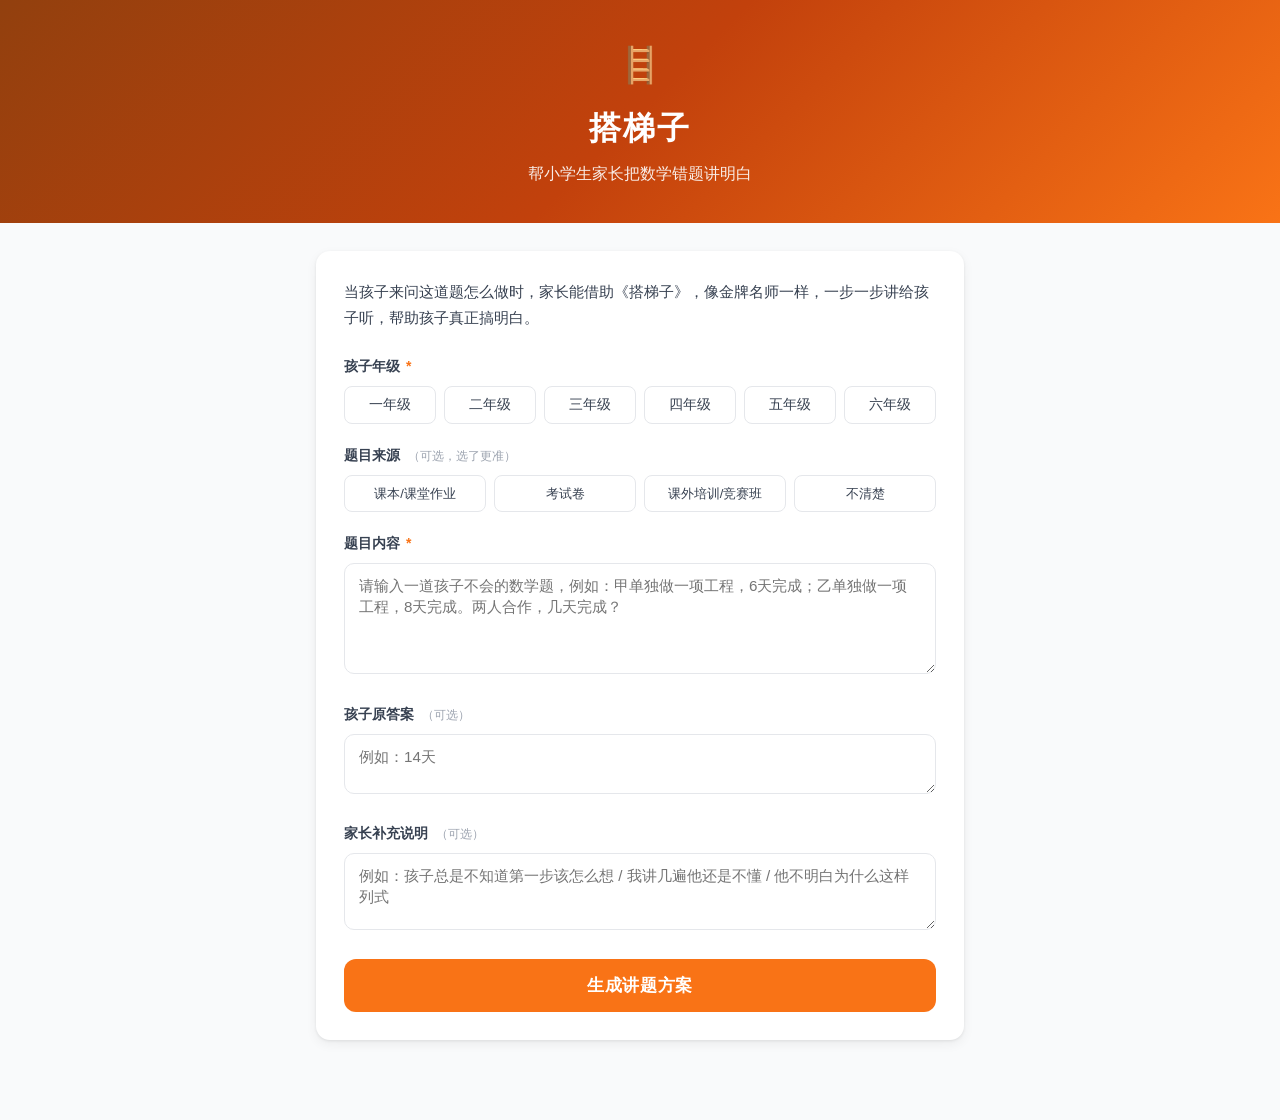
<file: templates/index2.html>
<!DOCTYPE html>
<html lang="zh-CN">
<head>
  <meta charset="UTF-8">
  <meta name="viewport" content="width=device-width, initial-scale=1.0">
  <title>搭梯子 — 帮小学生家长把数学错题讲明白</title>
  <link rel="stylesheet" href="/static/style2.css">
</head>
<body>

<header class="site-header">
  <div class="header-icon">🪜</div>
  <h1>搭梯子</h1>
  <p class="tagline">帮小学生家长把数学错题讲明白</p>
</header>

<!-- ── INPUT VIEW ── -->
<div id="view-input" class="view">
  <div class="container">
    <div class="card">
      <p class="intro-text">
        当孩子来问这道题怎么做时，家长能借助《搭梯子》，像金牌名师一样，一步一步讲给孩子听，帮助孩子真正搞明白。
      </p>

      <!-- Grade -->
      <div class="form-group">
        <label class="form-label">孩子年级 <span class="required">*</span></label>
        <div class="grade-grid">
          <button class="grade-btn" data-grade="一年级">一年级</button>
          <button class="grade-btn" data-grade="二年级">二年级</button>
          <button class="grade-btn" data-grade="三年级">三年级</button>
          <button class="grade-btn" data-grade="四年级">四年级</button>
          <button class="grade-btn" data-grade="五年级">五年级</button>
          <button class="grade-btn" data-grade="六年级">六年级</button>
        </div>
        <p id="grade-error" class="field-error">请选择孩子年级</p>
      </div>

      <!-- Source -->
      <div class="form-group">
        <label class="form-label">题目来源 <span class="optional-tag">（可选，选了更准）</span></label>
        <div class="source-grid">
          <button class="source-btn" data-source="课本/课堂作业">课本/课堂作业</button>
          <button class="source-btn" data-source="考试卷">考试卷</button>
          <button class="source-btn" data-source="课外培训/竞赛班">课外培训/竞赛班</button>
          <button class="source-btn" data-source="不清楚">不清楚</button>
        </div>
      </div>

      <!-- Question -->
      <div class="form-group">
        <label class="form-label" for="question">题目内容 <span class="required">*</span></label>
        <textarea
          id="question"
          rows="5"
          placeholder="请输入一道孩子不会的数学题，例如：甲单独做一项工程，6天完成；乙单独做一项工程，8天完成。两人合作，几天完成？"
        ></textarea>
        <p id="question-error" class="field-error">请先输入题目内容</p>
      </div>

      <!-- Student answer (optional) -->
      <div class="form-group">
        <label class="form-label" for="student-answer">
          孩子原答案 <span class="optional-tag">（可选）</span>
        </label>
        <textarea id="student-answer" rows="2" placeholder="例如：14天"></textarea>
      </div>

      <!-- Parent note (optional) -->
      <div class="form-group">
        <label class="form-label" for="parent-note">
          家长补充说明 <span class="optional-tag">（可选）</span>
        </label>
        <textarea
          id="parent-note"
          rows="3"
          placeholder="例如：孩子总是不知道第一步该怎么想 / 我讲几遍他还是不懂 / 他不明白为什么这样列式"
        ></textarea>
      </div>

      <!-- Error banner -->
      <div id="error-banner" class="error-banner"></div>

      <!-- Submit -->
      <button id="submit-btn" class="btn-primary">生成讲题方案</button>

      <!-- Loading progress -->
      <div id="loading-box" class="loading-box">
        <div class="loading-label" id="loading-label">正在分析这道题…</div>
        <div class="progress-track">
          <div class="progress-fill" id="progress-fill"></div>
        </div>
        <div class="loading-sublabel" id="loading-sublabel">预计还需 30 秒</div>

        <!-- 等待期间的讲题提示 -->
        <div class="tips-card">
          <div class="tips-card-title">讲题前，先知道这几件事</div>
          <div class="tips-card-body" id="tips-text"></div>
          <div class="tips-dots" id="tips-dots"></div>
        </div>
      </div>
    </div>
  </div>
</div>

<!-- ── RESULT VIEW ── -->
<div id="view-result" class="view">
  <div class="container">
    <div class="result-header">
      <h2>这道题，你现在可以这样讲</h2>
      <p>你现在不用临时硬讲，按这个顺序讲，更容易让孩子听懂。</p>
    </div>

    <!-- 超纲警告（有内容时才显示） -->
    <div id="grade-warning-box" class="grade-warning-box" style="display:none"></div>

    <div id="result-container">

      <!-- Module 1 -->
      <div class="module-card">
        <div class="module-label">模块一</div>
        <div class="module-title">这题先讲什么</div>
        <div class="module-body" id="m-start-from"></div>
      </div>

      <!-- Module 2 -->
      <div class="module-card">
        <div class="module-label">模块二</div>
        <div class="module-title">孩子最容易卡在哪</div>
        <ul class="stuck-list" id="m-stuck-list"></ul>
      </div>

      <!-- Module 3 -->
      <div class="module-card">
        <div class="module-label">模块三</div>
        <div class="module-title">如果孩子没懂，退回哪一步</div>
        <div class="module-body" id="m-fallback"></div>
      </div>

      <!-- Module 4 -->
      <div class="module-card">
        <div class="module-label">模块四</div>
        <div class="module-title">你现在可以直接这样说</div>
        <div class="key-scripts">
          <div class="script-node">
            <div class="script-node-label">开口第一句</div>
            <div class="script-box" id="m-script-open"></div>
          </div>
          <div class="script-node">
            <div class="script-node-label">孩子卡住时</div>
            <div class="script-box" id="m-script-stuck"></div>
          </div>
          <div class="script-node">
            <div class="script-node-label">检验听懂了没</div>
            <div class="script-box" id="m-script-verify"></div>
          </div>
        </div>
      </div>

      <!-- Module 5: wrong answer responses -->
      <div class="module-card">
        <div class="module-label">模块五</div>
        <div class="module-title">当孩子这样说，你这样接</div>
        <div id="m-wrong-answers"></div>
      </div>

      <!-- Module 6: parent traps -->
      <div class="module-card module-card--warning">
        <div class="module-label module-label--warning">模块六</div>
        <div class="module-title">这样说会让孩子更乱</div>
        <ul class="trap-list" id="m-traps"></ul>
      </div>

      <!-- Module 7 -->
      <div class="module-card">
        <div class="module-label">模块七</div>
        <div class="module-title">讲明白三步</div>
        <div class="three-steps">
          <div class="step-item">
            <div class="step-icon">说</div>
            <div class="step-content">
              <div class="step-label">先说出来</div>
              <div class="step-text" id="m-say-it"></div>
            </div>
          </div>
          <div class="step-item">
            <div class="step-icon">写</div>
            <div class="step-content">
              <div class="step-label">再写出来</div>
              <div class="step-text" id="m-write-it"></div>
            </div>
          </div>
          <div class="step-item">
            <div class="step-icon">画</div>
            <div class="step-content">
              <div class="step-label">必要时画出来</div>
              <div class="step-text" id="m-draw-it"></div>
            </div>
          </div>
        </div>
      </div>

    </div><!-- /result-container -->

    <!-- Action buttons -->
    <div class="action-row">
      <button id="btn-back" class="btn-secondary">再分析一道题</button>
      <button id="btn-copy" class="btn-copy">复制这份讲题方案</button>
    </div>

  </div>
</div><!-- /view-result -->

<script src="/static/app2.js"></script>
</body>
</html>
</file>
<file: static/style2.css>
/* 搭梯子 2.0 — style2.css */
*, *::before, *::after { box-sizing: border-box; margin: 0; padding: 0; }

:root {
  --orange-500: #f97316;
  --orange-600: #ea580c;
  --orange-50:  #fff7ed;
  --orange-100: #ffedd5;
  --gray-50:  #f9fafb;
  --gray-100: #f3f4f6;
  --gray-200: #e5e7eb;
  --gray-400: #9ca3af;
  --gray-500: #6b7280;
  --gray-700: #374151;
  --gray-900: #111827;
  --radius: 14px;
  --shadow: 0 1px 3px rgba(0,0,0,.08), 0 4px 12px rgba(0,0,0,.06);
}

body {
  font-family: -apple-system, BlinkMacSystemFont, "Segoe UI", "PingFang SC",
               "Hiragino Sans GB", "Microsoft YaHei", sans-serif;
  background: var(--gray-50);
  color: var(--gray-900);
  line-height: 1.65;
  min-height: 100vh;
}

/* ── Header ── */
.site-header {
  background: linear-gradient(135deg, #92400e 0%, #c2410c 50%, #f97316 100%);
  padding: 36px 20px 32px;
  text-align: center;
  color: #fff;
}
.header-icon { font-size: 2.2rem; margin-bottom: 8px; }
.site-header h1 { font-size: 2rem; font-weight: 800; letter-spacing: .06em; margin-bottom: 6px; }
.site-header .tagline { font-size: 1rem; opacity: .9; margin-bottom: 4px; }

/* ── Layout ── */
.container { max-width: 680px; margin: 0 auto; padding: 28px 16px 60px; }

/* ── Card ── */
.card {
  background: #fff;
  border-radius: var(--radius);
  box-shadow: var(--shadow);
  padding: 28px;
  margin-bottom: 20px;
}
@media (max-width: 500px) { .card { padding: 20px 16px; } }

/* ── Intro text ── */
.intro-text { font-size: .95rem; color: var(--gray-700); line-height: 1.7; margin-bottom: 24px; }

/* ── Form ── */
.form-group { margin-bottom: 20px; }
.form-label {
  display: block; font-size: .875rem; font-weight: 600;
  color: var(--gray-700); margin-bottom: 8px;
}
.required { color: var(--orange-500); margin-left: 2px; }

/* Grade selector */
.grade-grid { display: grid; grid-template-columns: repeat(6, 1fr); gap: 8px; }
@media (max-width: 500px) { .grade-grid { grid-template-columns: repeat(3, 1fr); } }

.grade-btn {
  padding: 9px 4px; border: 1.5px solid var(--gray-200);
  border-radius: 8px; background: #fff; font-size: .875rem;
  color: var(--gray-700); cursor: pointer; transition: all .15s;
  text-align: center;
}
.grade-btn:hover { border-color: var(--orange-500); color: var(--orange-500); }
.grade-btn.selected {
  background: var(--orange-500); border-color: var(--orange-500);
  color: #fff; font-weight: 600;
}

/* Source selector */
.source-grid { display: grid; grid-template-columns: repeat(4, 1fr); gap: 8px; }
@media (max-width: 500px) { .source-grid { grid-template-columns: repeat(2, 1fr); } }

.source-btn {
  padding: 9px 4px; border: 1.5px solid var(--gray-200);
  border-radius: 8px; background: #fff; font-size: .82rem;
  color: var(--gray-700); cursor: pointer; transition: all .15s;
  text-align: center; line-height: 1.3;
}
.source-btn:hover { border-color: var(--orange-500); color: var(--orange-500); }
.source-btn.selected {
  background: var(--orange-500); border-color: var(--orange-500);
  color: #fff; font-weight: 600;
}

/* Inputs */
textarea, input[type="text"] {
  width: 100%; border: 1.5px solid var(--gray-200); border-radius: 10px;
  padding: 12px 14px; font-size: .95rem; font-family: inherit;
  color: var(--gray-900); resize: vertical; transition: border-color .15s;
  background: #fff;
}
textarea:focus, input[type="text"]:focus {
  outline: none; border-color: var(--orange-500);
  box-shadow: 0 0 0 3px rgba(249,115,22,.12);
}

/* Optional label */
.optional-tag {
  font-size: .78rem; font-weight: 400; color: var(--gray-400);
  margin-left: 4px;
}

/* ── Validation error ── */
.field-error { font-size: .82rem; color: #ef4444; margin-top: 6px; display: none; }
.field-error.visible { display: block; }

/* ── Submit button ── */
.btn-primary {
  display: block; width: 100%; padding: 15px;
  background: var(--orange-500); color: #fff;
  border: none; border-radius: 12px; font-size: 1.05rem; font-weight: 700;
  cursor: pointer; transition: background .15s, transform .1s;
  letter-spacing: .04em;
}
.btn-primary:hover:not(:disabled) { background: var(--orange-600); transform: translateY(-1px); }
.btn-primary:disabled { opacity: .65; cursor: not-allowed; transform: none; }

/* ── Loading progress ── */
.loading-box {
  display: none; margin-top: 20px;
  background: var(--orange-50); border-radius: 12px;
  padding: 20px; text-align: center;
}
.loading-box.visible { display: block; }
.loading-label {
  font-size: .9rem; font-weight: 600; color: var(--gray-700);
  margin-bottom: 12px;
}
.loading-sublabel {
  font-size: .82rem; color: var(--gray-500); margin-top: 10px;
}
.progress-track {
  width: 100%; height: 8px; background: var(--gray-200);
  border-radius: 99px; overflow: hidden;
}
.progress-fill {
  height: 100%; width: 0%;
  background: linear-gradient(90deg, var(--orange-500), var(--orange-600));
  border-radius: 99px;
  transition: width .6s ease;
}

/* ── 等待提示卡 ── */
.tips-card {
  margin-top: 20px; background: #fff;
  border-radius: 12px; padding: 18px 20px;
  text-align: left; box-shadow: var(--shadow);
  min-height: 90px;
}
.tips-card-title {
  font-size: .75rem; font-weight: 700; color: var(--orange-500);
  letter-spacing: .06em; margin-bottom: 10px;
}
.tips-card-body {
  font-size: .95rem; color: var(--gray-900); line-height: 1.7;
  min-height: 48px;
  transition: opacity .4s ease;
}
.tips-card-body.fade { opacity: 0; }
.tips-dots {
  display: flex; gap: 5px; margin-top: 12px; justify-content: center;
}
.tips-dot {
  width: 6px; height: 6px; border-radius: 50%;
  background: var(--gray-200); transition: background .3s;
}
.tips-dot.active { background: var(--orange-500); }

/* ── Grade warning ── */
.grade-warning-box {
  background: #fffbeb; border: 1.5px solid #f59e0b;
  border-radius: 12px; padding: 14px 18px;
  margin-bottom: 16px; color: #92400e;
  font-size: .9rem; line-height: 1.65;
}
.grade-warning-box::before {
  content: "⚠️ "; font-size: 1rem;
}

/* ── Result page ── */
.result-header { margin-bottom: 24px; }
.result-header h2 { font-size: 1.4rem; font-weight: 800; color: var(--gray-900); margin-bottom: 6px; }
.result-header p { font-size: .9rem; color: var(--gray-500); }

/* Module card */
.module-card {
  background: #fff; border-radius: var(--radius); box-shadow: var(--shadow);
  padding: 22px 24px; margin-bottom: 16px;
  border-left: 4px solid var(--orange-500);
}
@media (max-width: 500px) { .module-card { padding: 16px; } }

.module-label {
  font-size: .78rem; font-weight: 700; color: var(--orange-500);
  text-transform: uppercase; letter-spacing: .08em; margin-bottom: 6px;
}
.module-title { font-size: 1rem; font-weight: 700; color: var(--gray-900); margin-bottom: 12px; }
.module-body { font-size: .95rem; color: var(--gray-700); line-height: 1.7; }

/* stuck_points list */
.stuck-list { list-style: none; padding: 0; }
.stuck-list li {
  padding: 8px 12px; background: var(--orange-50);
  border-radius: 8px; margin-bottom: 8px;
  font-size: .93rem; color: var(--gray-700); line-height: 1.6;
}

/* direct_script box */
.script-box {
  background: var(--orange-50); border-radius: 10px; padding: 16px;
  font-size: .95rem; color: var(--gray-900); line-height: 1.75;
  border-left: 3px solid var(--orange-500); white-space: pre-wrap;
}

/* key_scripts — three conversation nodes */
.key-scripts { display: flex; flex-direction: column; gap: 12px; }
.script-node-label {
  font-size: .78rem; font-weight: 700; color: var(--orange-600);
  margin-bottom: 6px; letter-spacing: .04em;
}

/* wrong answer responses */
.wrong-answer-item { margin-bottom: 14px; }
.wrong-answer-item:last-child { margin-bottom: 0; }
.child-says {
  font-size: .82rem; color: var(--gray-500); margin-bottom: 6px;
}
.child-says strong { color: var(--gray-700); }
.parent-says {
  background: var(--orange-50); border-left: 3px solid var(--orange-500);
  border-radius: 0 8px 8px 0; padding: 10px 14px;
  font-size: .93rem; color: var(--gray-900); line-height: 1.65;
}

/* parent traps — warning style */
.module-card--warning { border-left-color: #f59e0b; }
.module-label--warning { color: #d97706; }
.trap-list { list-style: none; padding: 0; display: flex; flex-direction: column; gap: 8px; }
.trap-list li {
  display: flex; gap: 10px; align-items: flex-start;
  font-size: .93rem; color: var(--gray-700); line-height: 1.6;
}
.trap-list li::before {
  content: "×"; flex-shrink: 0; width: 20px; height: 20px;
  background: #fef3c7; color: #d97706; border-radius: 50%;
  font-size: .75rem; font-weight: 800;
  display: flex; align-items: center; justify-content: center;
  margin-top: 1px;
}

/* three_steps */
.three-steps { display: flex; flex-direction: column; gap: 12px; }
.step-item { display: flex; gap: 12px; align-items: flex-start; }
.step-icon {
  flex-shrink: 0; width: 28px; height: 28px; border-radius: 50%;
  background: var(--orange-500); color: #fff; font-size: .78rem; font-weight: 700;
  display: flex; align-items: center; justify-content: center; margin-top: 1px;
}
.step-content { flex: 1; }
.step-label { font-size: .82rem; font-weight: 700; color: var(--orange-600); margin-bottom: 3px; }
.step-text { font-size: .93rem; color: var(--gray-700); line-height: 1.6; }

/* ── Action buttons ── */
.action-row { display: flex; gap: 12px; margin-top: 24px; }
.btn-secondary {
  flex: 1; padding: 13px; border: 1.5px solid var(--gray-200);
  border-radius: 12px; background: #fff; font-size: .95rem; font-weight: 600;
  color: var(--gray-700); cursor: pointer; transition: all .15s;
}
.btn-secondary:hover { border-color: var(--orange-500); color: var(--orange-500); }
.btn-copy {
  flex: 1; padding: 13px; border: 1.5px solid var(--orange-500);
  border-radius: 12px; background: #fff; font-size: .95rem; font-weight: 600;
  color: var(--orange-500); cursor: pointer; transition: all .15s;
}
.btn-copy:hover { background: var(--orange-50); }
@media (max-width: 420px) { .action-row { flex-direction: column; } }

/* ── Error banner ── */
.error-banner {
  background: #fef2f2; border: 1px solid #fecaca; border-radius: 10px;
  padding: 14px 16px; color: #b91c1c; font-size: .9rem;
  margin-bottom: 16px; display: none;
}
.error-banner.visible { display: block; }

/* ── View toggle ── */
.view { display: none; }
.view.active { display: block; }
</file>
